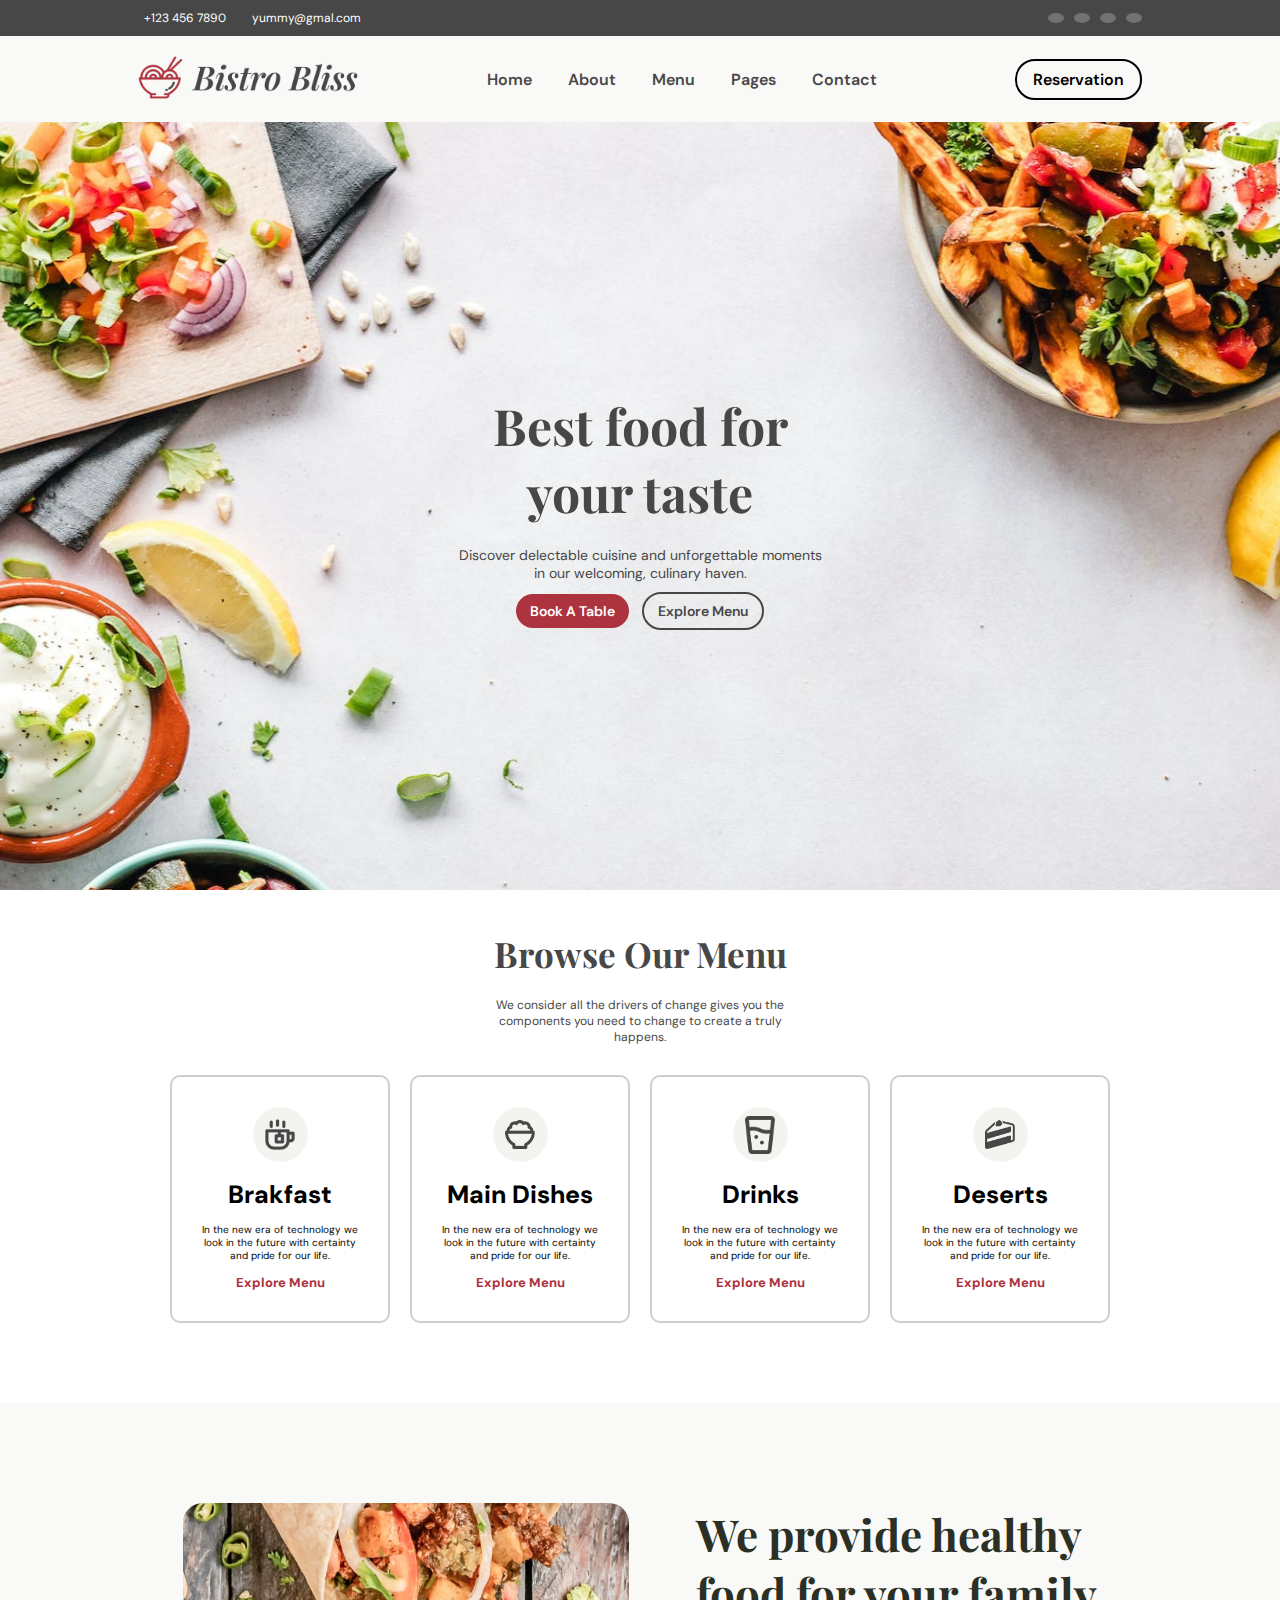
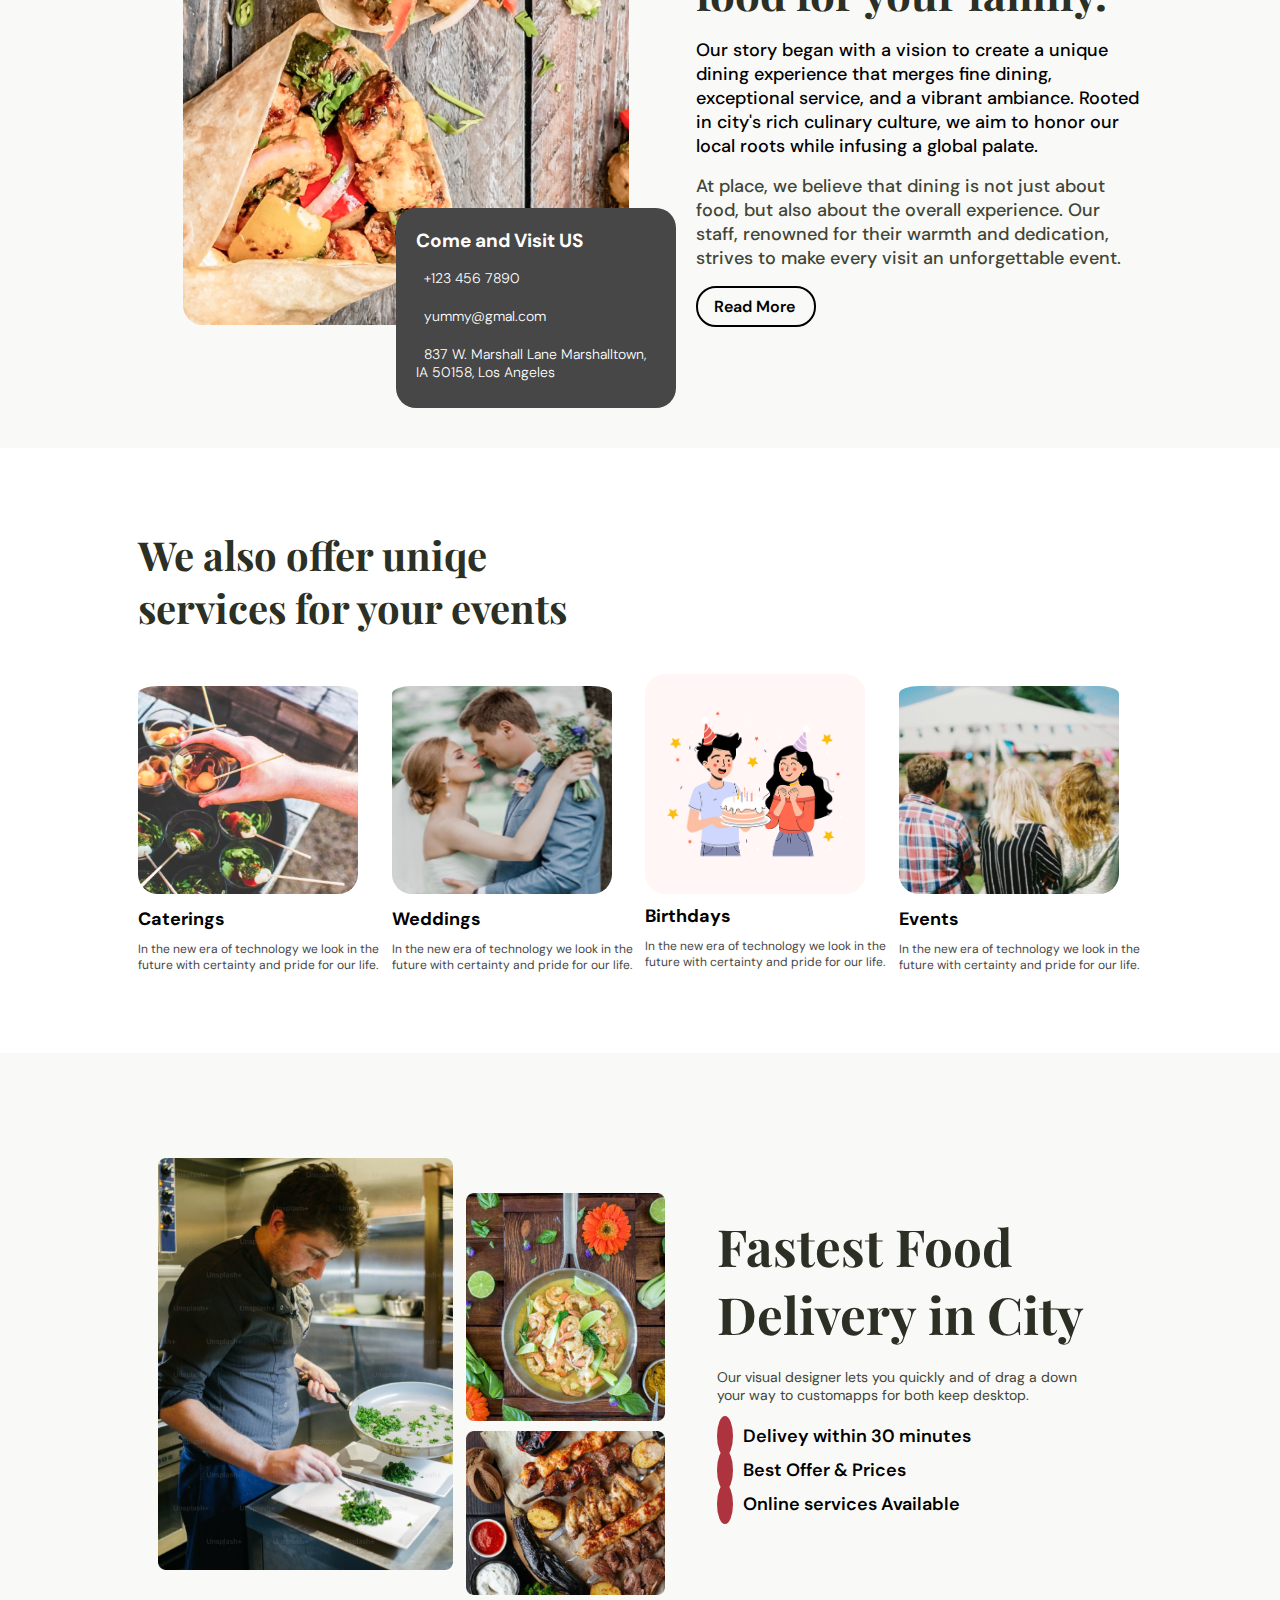
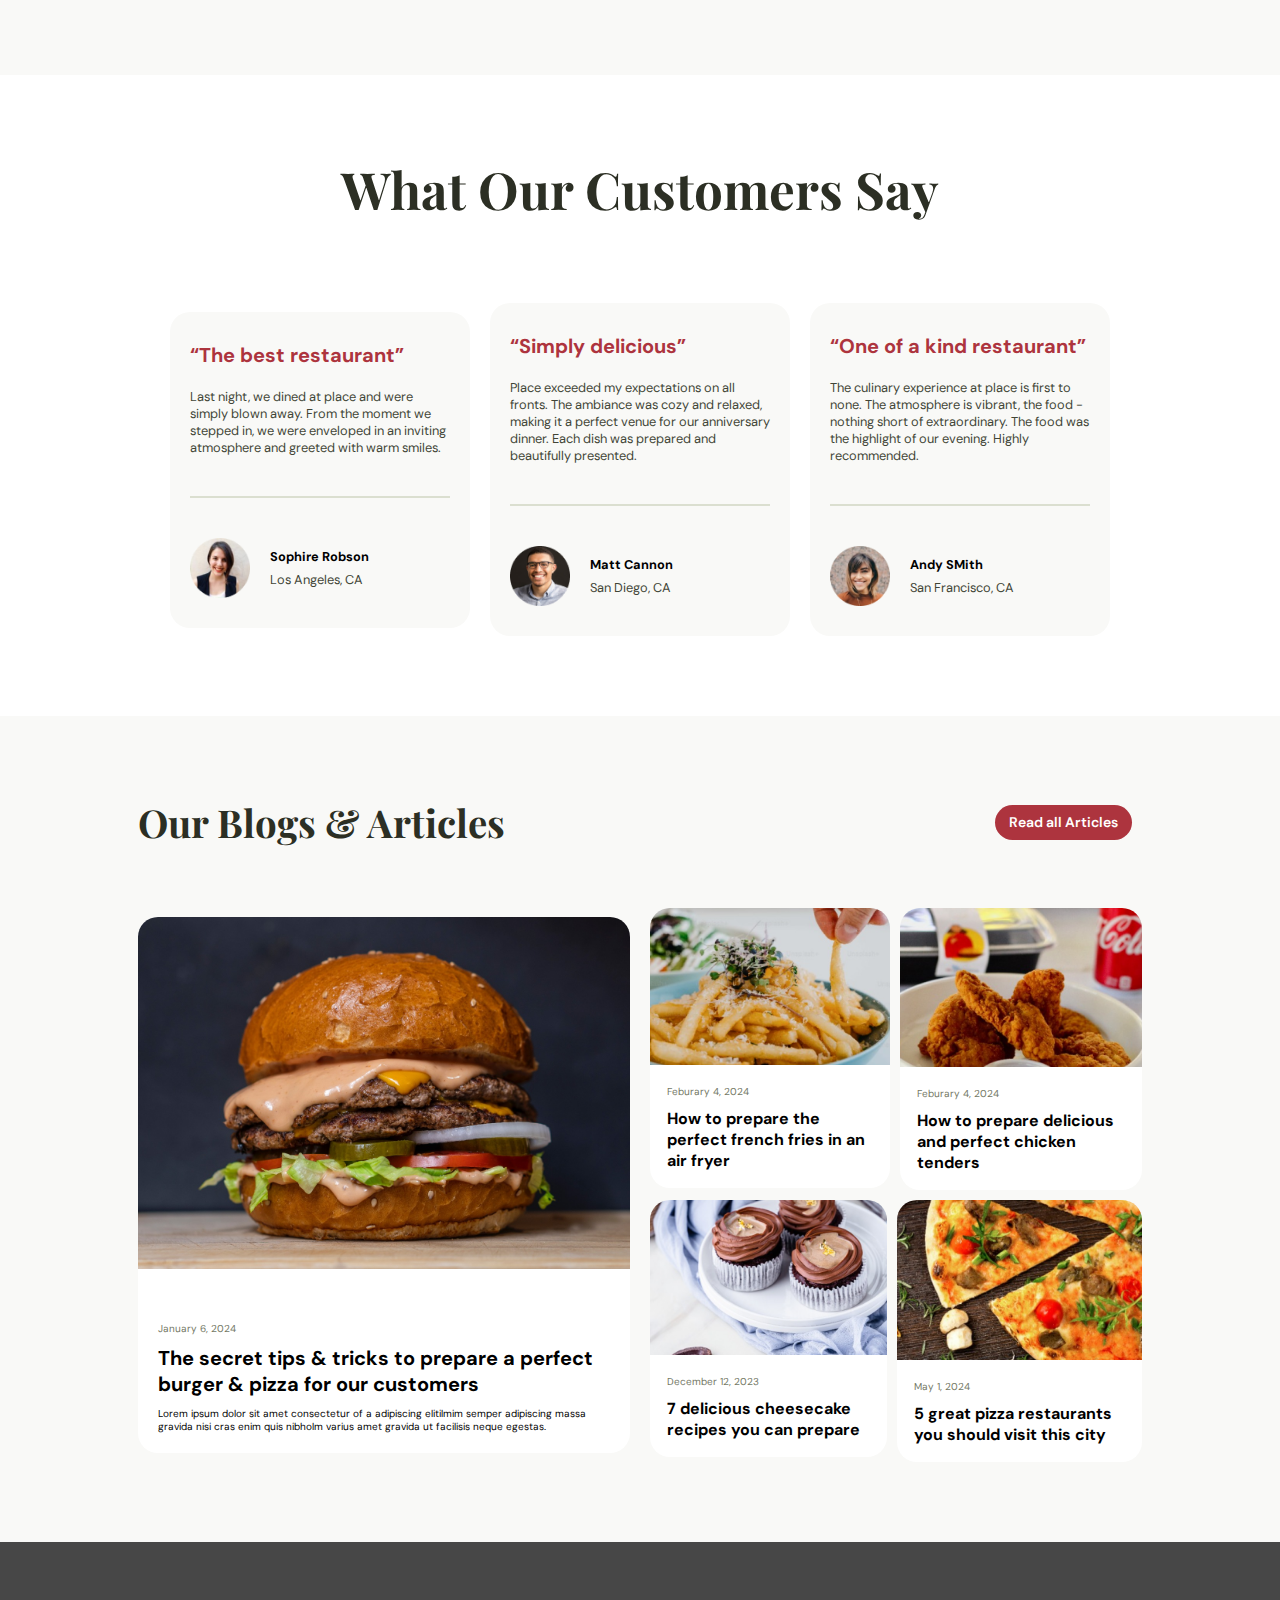
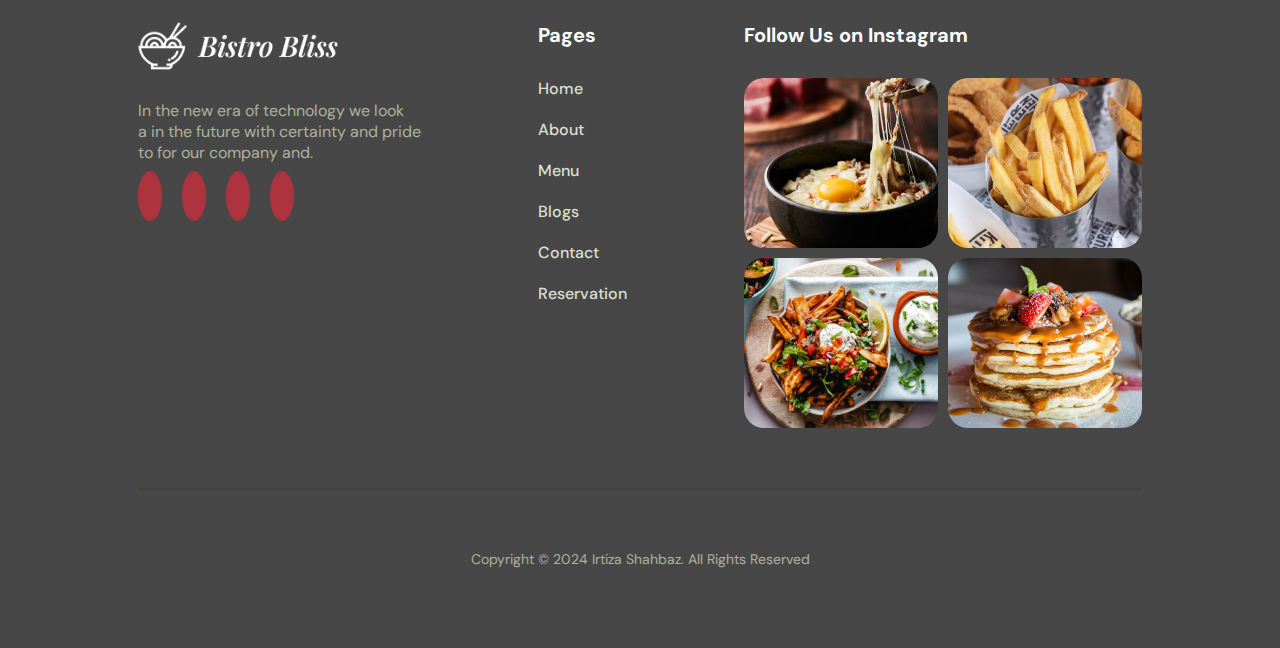
<file: index.html>
<!DOCTYPE html>
<html lang="en">

<head>
    <meta charset="UTF-8">
    <meta name="viewport" content="width=device-width, initial-scale=1.0">
    <link rel="stylesheet" href="https://cdnjs.cloudflare.com/ajax/libs/font-awesome/6.5.2/css/all.min.css"
        integrity="sha512-SnH5WK+bZxgPHs44uWIX+LLJAJ9/2PkPKZ5QiAj6Ta86w+fsb2TkcmfRyVX3pBnMFcV7oQPJkl9QevSCWr3W6A=="
        crossorigin="anonymous" referrerpolicy="no-referrer" />
    <link rel="stylesheet" href="style.css">
    <link rel="shortcut icon" href="img/favicon.ico" type="image/x-icon">
    <title>Bistro Bliss</title>
</head>

<body>
    <header>
        <div class="top-bar">
            <div class="container">
                <div class="bar">
                    <div class="bar-left">
                        <ul>
                            <li><a href="tel:#"><i class="fas fa-phone-alt"></i> +123 456 7890</a></li>
                            <li><a href="mailto:#"><i class="fas fa-envelope"></i>yummy@gmal.com</a></li>
                    </div>
                    <div class="bar-right">
                        <ul>
                            <li><i class="fa-brands fa-x-twitter"></i></li>
                            <li><i class="fa-brands fa-facebook-f"></i></li>
                            <li><i class="fa-brands fa-instagram"></i></li>
                            <li><i class="fa-brands fa-github"></i></li>
                        </ul>
                    </div>
                </div>
            </div>
        </div>

        <nav>
            <div class="container">
                <div id="desktop-menu" class="navbar">
                    <div class="logo">
                        <a href="index.html"><img src="img/Logo.png" alt="Logo"></a>
                    </div>

                    <div class="nav-center">
                        <ul>
                            <li><a id="home-btn" href="index.html">Home</a></li>
                            <li><a id="about-btn" href="about.html">About</a></li>
                            <li><a id="menu-btn" href="menu.html">Menu</a></li>
                            <li><a id="pages-btn" href="pages.html">Pages</a></li>
                            <li><a id="contact-btn" href="contact.html">Contact</a></li>
                        </ul>
                    </div>

                    <div class="nav-right">
                        <a href="reservation.html" class="btn">Reservation</a>
                    </div>
                </div>

            </div>

            <div id="mob-menu" class="mob-nav">
                <div class="container">
                    <div class="mob-nav-content">

                        <i onclick="toggleMenu()" id="bars" class="fa-solid fa-bars"></i>

                        <div id="mob-logo" class="logo">
                            <a href="index.html"><img src="img/Logo.png" alt="Logo"></a>
                        </div>

                        <div class="mob-nav-menu">
                            <i onclick="toggleMenu()" id="close-bar" class="fa-solid fa-xmark"></i>
                            <div class="nav-center">
                                <ul>
                                    <li><a id="home-btn" href="/index.html">Home</a></li>
                                    <li><a id="about-btn" href="/about.html">About</a></li>
                                    <li><a id="menu-btn" href="/menu.html">Menu</a></li>
                                    <li><a id="pages-btn" href="/pages.html">Pages</a></li>
                                    <li><a id="contact-btn" href="/contact.html">Contact</a></li>
                                </ul>
                            </div>

                            <div class="nav-right">
                                <a href="reservation.html" class="btn">Reservation</a>
                            </div>

                        </div>
                    </div>
                </div>
            </div>
        </nav>
    </header>

    <main>

        <section id="hero-sec">
            <div class="container">
                <div class="hero-content">
                    <span></span>
                    <h1>Best food for <br> your taste</h1>
                    <p>Discover delectable cuisine and unforgettable moments <br> in our welcoming, culinary haven.</p>
                    <div class="hero-btn">
                        <a href="reservation.html">Book A Table</a>
                        <a href="menu.html">Explore Menu</a>
                    </div>
                </div>
            </div>
        </section>

        <section id="menu">
            <div class="container">
                <div class="menu">
                    <div class="menu-content">
                        <h2>Browse Our Menu</h2>
                        <p>We consider all the drivers of change gives you the components you need to change to create a
                            truly happens.</p>
                    </div>
                    <div class="menu-card">
                        <div class="card-container">
                            <div class="card">
                                <div class="card-img">
                                    <img src="img/tea.png" alt="TEA CUP PNG">
                                </div>
                                <div class="card-content">
                                    <h3>Brakfast</h3>
                                    <p>In the new era of technology we look in the future with certainty and pride for
                                        our
                                        life.</p>
                                    <a id="card-links" href="menu.html">Explore Menu</a>
                                </div>
                            </div>
                            <div class="card">
                                <div class="card-img">
                                    <img src="img/dish.png" alt="TEA CUP PNG">
                                </div>
                                <div class="card-content">
                                    <h3>Main Dishes</h3>
                                    <p>In the new era of technology we look in the future with certainty and pride for
                                        our
                                        life.
                                    </p>
                                    <a id="card-links" href="menu.html">Explore Menu</a>
                                </div>
                            </div>
                        </div>
                        <div class="card-container">
                            <div class="card">
                                <div class="card-img">
                                    <img src="img/drink.png" alt="Glass PNG">
                                </div>
                                <div class="card-content">
                                    <h3>Drinks</h3>
                                    <p>In the new era of technology we look in the future with certainty and pride for
                                        our
                                        life.
                                    </p>
                                    <a id="card-links" href="menu.html">Explore Menu</a>
                                </div>
                            </div>
                            <div class="card">
                                <div class="card-img">
                                    <img src="img/deserts.png" alt="Cake PNG">
                                </div>
                                <div class="card-content">
                                    <h3>Deserts</h3>
                                    <p>In the new era of technology we look in the future with certainty and pride for
                                        our
                                        life.
                                    </p>
                                    <a id="card-links" href="menu.html">Explore Menu</a>
                                </div>
                            </div>
                        </div>
                    </div>
                </div>
        </section>

        <section id="about-sec">
            <div class="container">
                <div class="about">
                    <div class="abt-img">
                        <img src="img/land-about-img.png" alt="about">
                        <div class="abt-loct">
                            <h3>Come and Visit US</h3>
                            <div class="abt-links">
                                <ul>
                                    <li><a href="tel:#"><i class="fas fa-phone-alt"></i> +123 456 7890</a></li>
                                    <li><a href="mailto:#"><i class="fas fa-envelope"></i>yummy@gmal.com</a></li>
                                    <li><a href="#"><i class="fa-solid fa-location-dot"></i>837 W. Marshall Lane
                                            Marshalltown, IA 50158, Los Angeles</a></li>
                            </div>
                        </div>
                    </div>
                    <div class="abt-content">
                        <h2>We provide healthy food for your family.</h2>
                        <p>Our story began with a vision to create a unique dining experience that merges fine dining,
                            exceptional service, and a vibrant ambiance. Rooted in city's rich culinary culture, we aim
                            to
                            honor our local roots while infusing a global palate.</p>
                        <span>
                            <p>
                                At place, we believe that dining is not just about food, but also about the overall
                                experience. Our staff, renowned for their warmth and dedication, strives to make every
                                visit an unforgettable event.
                            </p>
                        </span>
                        <a id="abt-btn" href="about.html">Read More</a>
                    </div>
                </div>
            </div>
        </section>

        <section id="services">
            <div class="container">
                <div class="service">
                    <div class="ser-content">
                        <h2>We also offer uniqe<br>services for your events</h2>
                    </div>
                    <div class="service-card">
                        <div class="ser-card-container">
                            <div class="mob-ser-card">
                                <div class="ser-card">
                                    <div class="ser-card-img">
                                        <img src="img/kebab-set-table 1.png" alt="TEA CUP PNG">
                                    </div>
                                    <div class="ser-card-content">
                                        <h3>Caterings</h3>
                                        <p>In the new era of technology we look in the future with certainty and pride
                                            for
                                            our
                                            life.</p>
                                    </div>
                                </div>
                                <div class="ser-card">
                                    <div class="ser-card-img">
                                        <img src="img/weddings-service.png" alt="TEA CUP PNG">
                                    </div>
                                    <div class="ser-card-content">
                                        <h3>Weddings</h3>
                                        <p>In the new era of technology we look in the future with certainty and pride
                                            for
                                            our
                                            life.</p>
                                    </div>
                                </div>
                            </div>
                            <div class="mob-ser-card">
                                <div class="ser-card">
                                    <div id="birthday-img" class="ser-card-img">

                                    </div>
                                    <div class="ser-card-content">
                                        <h3>Birthdays</h3>
                                        <p>In the new era of technology we look in the future with certainty and pride
                                            for
                                            our
                                            life.</p>
                                    </div>
                                </div>
                                <div class="ser-card">
                                    <div class="ser-card-img">
                                        <img src="img/events-service.png" alt="TEA CUP PNG">
                                    </div>
                                    <div class="ser-card-content">
                                        <h3>Events</h3>
                                        <p>In the new era of technology we look in the future with certainty and pride
                                            for
                                            our
                                            life.</p>
                                    </div>
                                </div>
                            </div>
                        </div>
                    </div>
                </div>
            </div>
        </section>

        <section id="delivery">
            <div class="container">
                <div class="delivery">
                    <div class="delivery-img">
                        <div id="img-1">
                            <img src="img/content-1.png">
                        </div>
                        <div class="child-del-img">
                            <img id="img-2" src="img/content-2.png">
                            <img id="img-3" src="img/content-3.png">
                        </div>
                    </div>
                    <div class="delivery-content">
                        <h2>Fastest Food Delivery in City</h2>
                        <p>Our visual designer lets you quickly and of drag a down your way to customapps for both keep
                            desktop. </p>
                        <ul>
                            <li><i class="fa-regular fa-clock"></i><span>Delivey within 30 minutes</span></li>
                            <li><i class="fa-regular fa-face-surprise"></i><span>Best Offer & Prices</span></li>
                            <li><i class="fa-solid fa-cart-shopping"></i><span>Online services Available</span></li>
                        </ul>
                    </div>
                </div>
            </div>
        </section>

        <section id="testimonials">

            <div class="container">

                <div class="testimonials">

                    <div class="testi-title">
                        <h2>What Our Customers Say</h2>
                    </div>

                    <div class="testi-cards">

                        <div class="testi-card-container">

                            <div class="test-cards">

                                <div class="testi-card-rew">
                                    <h3>“The best restaurant”</h3>
                                    <p>Last night, we dined at place and were simply blown away. From the moment we
                                        stepped in, we were enveloped in an inviting atmosphere and greeted with warm
                                        smiles.</p>
                                </div>

                                <div class="testi-card-user">
                                    <img src="img/sophire.png" alt="user">
                                    <div class="testi-card-user-content">
                                        <h3>Sophire Robson</h3>
                                        <p>Los Angeles, CA</p>
                                    </div>
                                </div>

                            </div>


                            <div class="test-cards">

                                <div class="testi-card-rew">
                                    <h3>“Simply delicious”</h3>
                                    <p>Place exceeded my expectations on all fronts. The ambiance was cozy and relaxed,
                                        making it a perfect venue for our anniversary dinner. Each dish was prepared and
                                        beautifully presented.</p>
                                </div>

                                <div class="testi-card-user">
                                    <img src="img/matt.png" alt="user">
                                    <div class="testi-card-user-content">
                                        <h3>Matt Cannon</h3>
                                        <p>San Diego, CA</p>
                                    </div>
                                </div>

                            </div>


                            <div class="test-cards">

                                <div class="testi-card-rew">
                                    <h3>“One of a kind restaurant”</h3>
                                    <p>The culinary experience at place is first to none. The atmosphere is vibrant, the
                                        food - nothing short of extraordinary. The food was the highlight of our
                                        evening. Highly recommended.</p>
                                </div>

                                <div class="testi-card-user">
                                    <img src="img/Andy.png" alt="user">
                                    <div class="testi-card-user-content">
                                        <h3>Andy SMith</h3>
                                        <p>San Francisco, CA</p>
                                    </div>
                                </div>

                            </div>

                        </div>

                    </div>

                </div>

            </div>
        </section>

        <section id="blogs">
            <div class="container">
                <div class="blogs">
                    <div class="blog-content">
                        <h2>Our Blogs & Articles</h2>
                        <a href="pages.html">Read all Articles</a>
                    </div>
                    <div class="blog-pages">
                        <div class="blog-page-container">
                            <a href="pages/blog-1.html">
                                <div class="blog-card-1">
                                    <img src="img/blog-sect-1.png" alt="burger PNG">
                                    <div class="col">
                                        <span>January 6, 2024</span>
                                        <h3>The secret tips & tricks to prepare a perfect burger & pizza for our
                                            customers
                                        </h3>
                                        <p>Lorem ipsum dolor sit amet consectetur of a adipiscing elitilmim semper
                                            adipiscing massa
                                            gravida nisi cras enim quis nibholm varius amet gravida ut facilisis neque
                                            egestas.</p>
                                    </div>
                                </div>
                            </a>
                        </div>
                        <div class="blog-pages-container">
                            <div class="row">
                                <a href="pages/blog-1.html">
                                    <div class="blog-card">
                                        <img src="img/blog-sect-2.png" alt="fries PNG">
                                        <div class="col">
                                            <span>Feburary 4, 2024</span>
                                            <h3>How to prepare the perfect french fries in an air fryer</h3>
                                        </div>
                                    </div>
                                </a>
                                <a href="pages/blog-1.html">
                                    <div class="blog-card">
                                        <img src="img/blog-sect-3.png" alt="Chiks PNG">
                                        <div class="col">
                                            <span>Feburary 4, 2024</span>
                                            <h3>How to prepare delicious and perfect chicken tenders</h3>
                                        </div>
                                    </div>
                                </a>
                            </div>
                            <div class="row">
                                <a href="pages/blog-1.html">
                                    <div class="blog-card">
                                        <img src="img/blog-sect-4.png" alt="Chiks PNG">
                                        <div class="col">
                                            <span>December 12, 2023</span>
                                            <h3>7 delicious cheesecake recipes you can prepare</h3>
                                        </div>
                                    </div>
                                </a>
                                <a href="pages/blog-1.html">
                                    <div class="blog-card">
                                        <img src="img/blog-sect-5.png" alt="Chiks PNG">
                                        <div class="col">
                                            <span>May 1, 2024</span>
                                            <h3>5 great pizza restaurants you should visit this city</h3>
                                        </div>
                                    </div>
                                </a>
                            </div>
                        </div>
                    </div>
                </div>
            </div>
        </section>

    </main>

    <footer>
        <div class="container">
            <div class="footer">
                <div class="top row">

                    <div class="col-1 col">
                        <img src="img/Logo (white).png" alt="">
                        <p>In the new era of technology we look<br>a in the future with certainty and pride <br> to for our
                            company and.</p>
                        <div class="col-1-icons">
                            <ul class="row">
                                <li><i class="fa-brands fa-x-twitter"></i></li>
                                <li><i class="fa-brands fa-facebook-f"></i></li>
                                <li><i class="fa-brands fa-instagram"></i></li>
                                <li><i class="fa-brands fa-github"></i></li>
                            </ul>
                        </div>
                    </div>

                    <div class="col-2 col">
                        <h3>Pages</h3>
                        <ul>
                            <li><a href="index.html">Home</a></li>
                            <li><a href="about.html">About</a></li>
                            <li><a href="menu.html">Menu</a></li>
                            <li><a href="pages.html">Blogs</a></li>
                            <li><a href="contact.html">Contact</a></li>
                            <li><a href="reservation.html">Reservation</a></li>
                        </ul>
                    </div>

                    <div class="col-3 col">
                        <h3>Follow Us on Instagram</h3>
                        <div class="col-3-insta">
                            <div class="row">
                                <img src="img/footer-insta1.png" alt="">
                                <img src="img/footer-insta2.png" alt="">
                            </div>
                            <div class="row">
                                <img src="img/footer-insta3.png" alt="">
                                <img src="img/footer-insta4.png" alt="">
                            </div>
                        </div>
                    </div>
                </div>
                <span id="line"></span>
                <div class="bottom-row">
                    <p>Copyright © 2024 Irtiza Shahbaz. All Rights Reserved</p>
                </div>
            </div>
    </footer>




    <script src="script.js"></script>
</body>

</html>
</file>
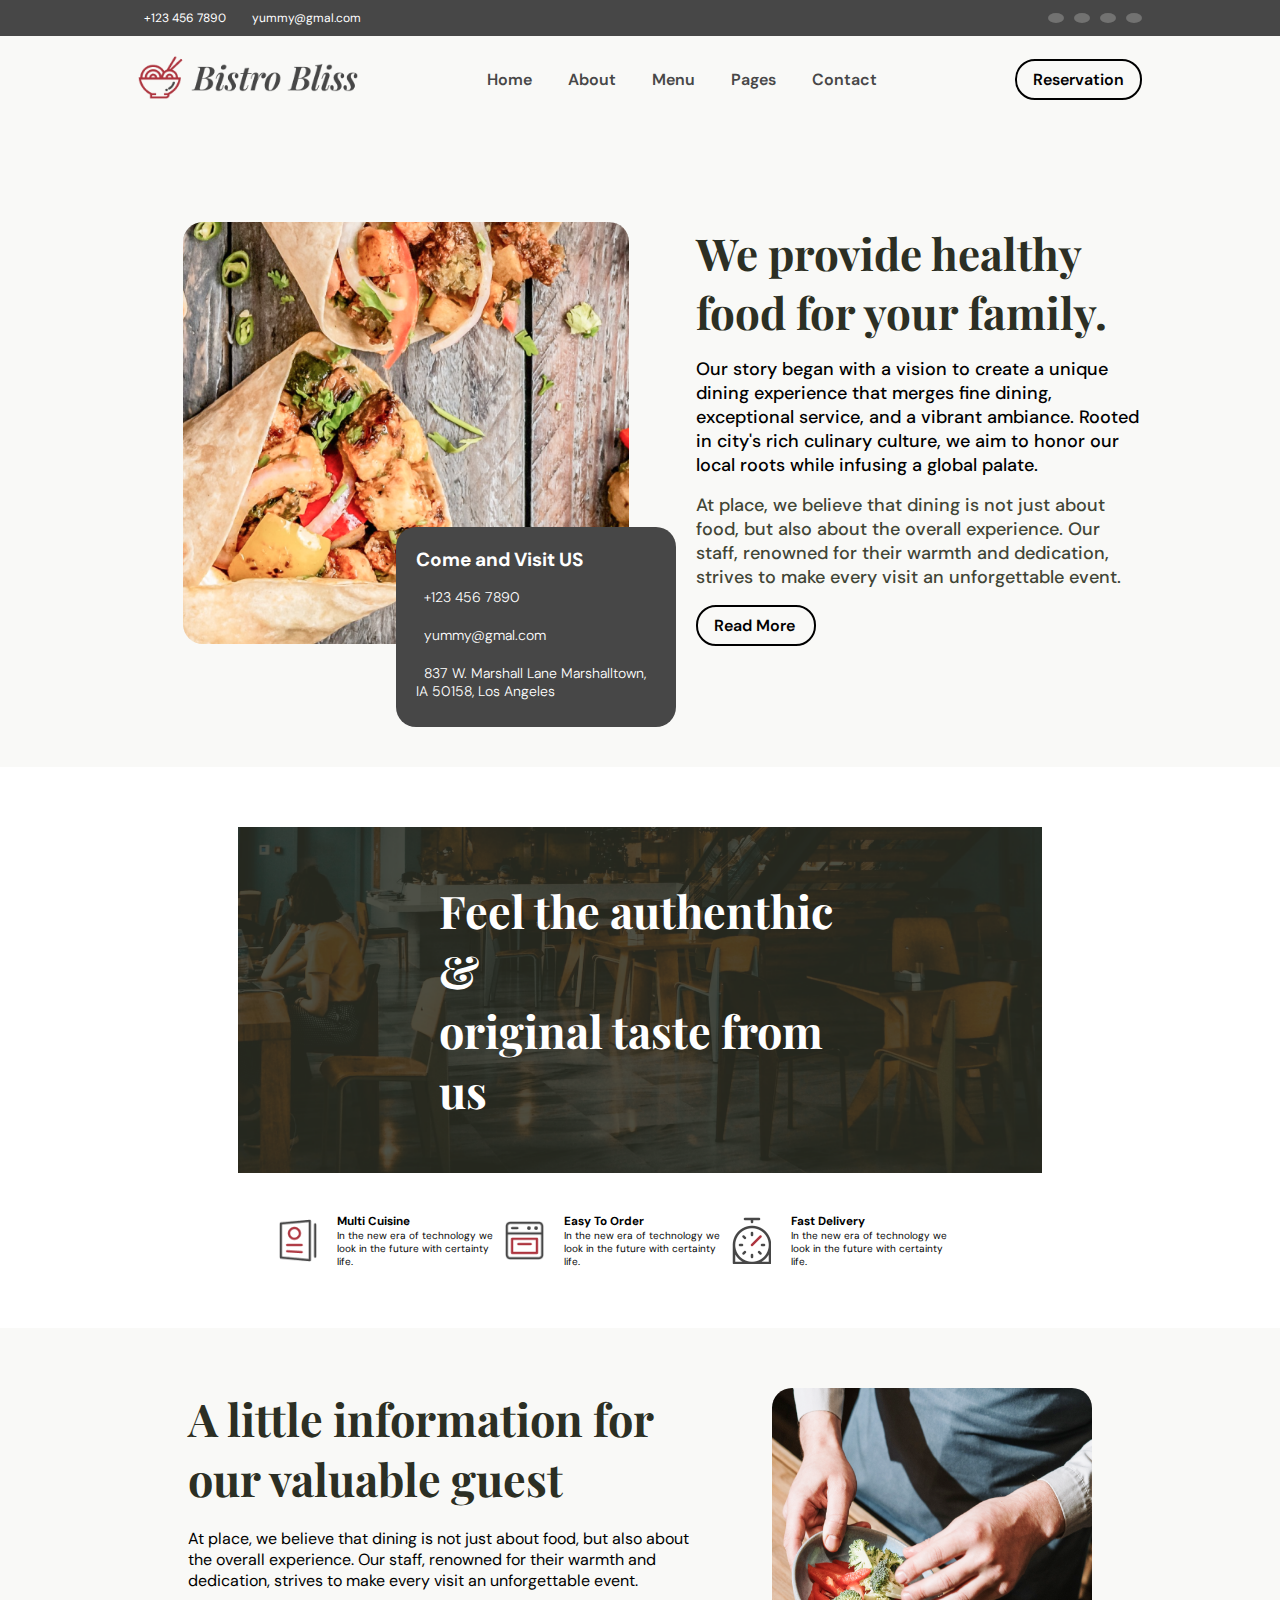
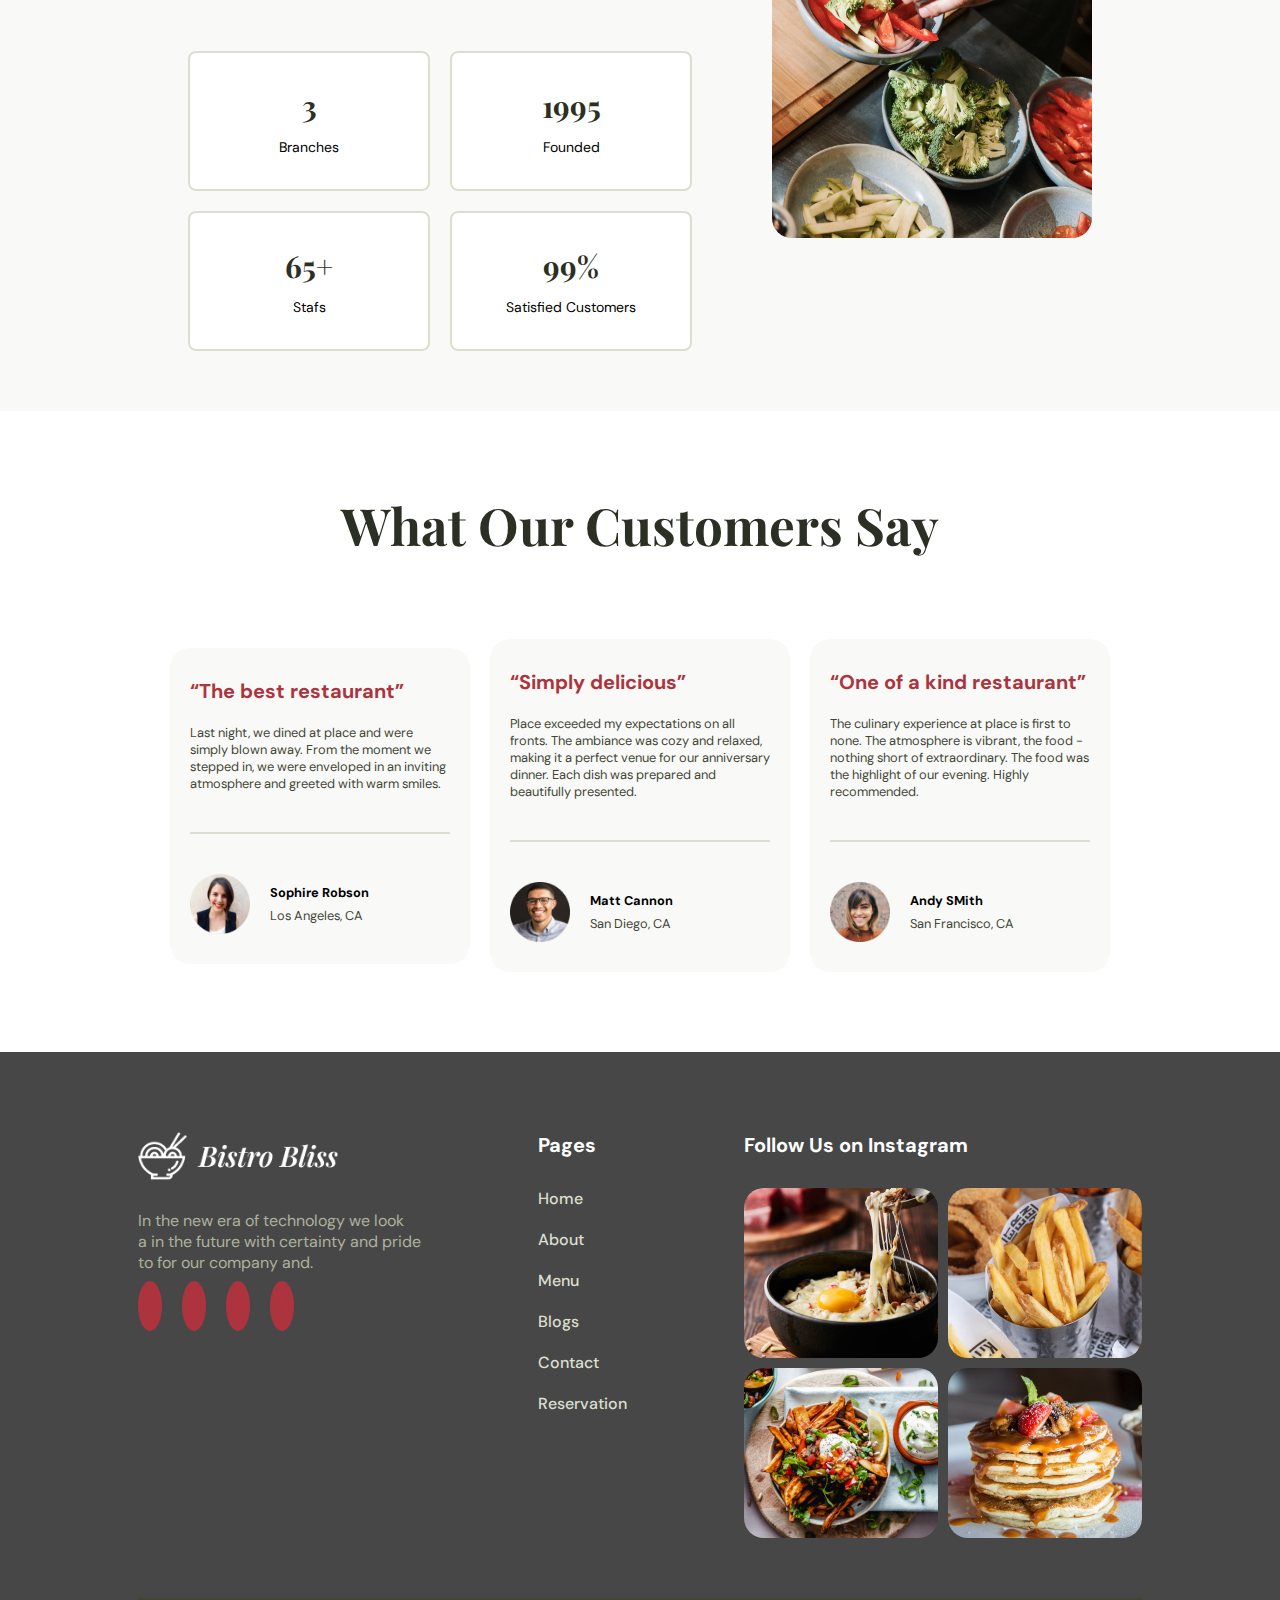
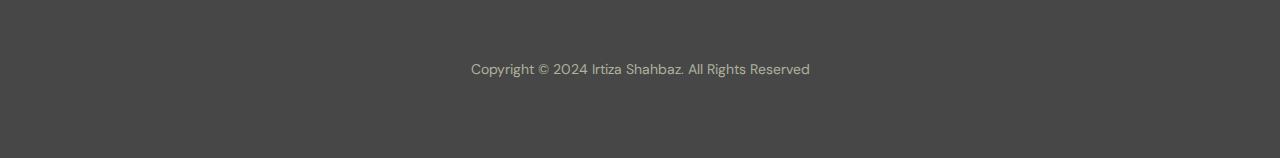
<file: about.html>
<!DOCTYPE html>
<html lang="en">

<head>
    <meta charset="UTF-8">
    <meta name="viewport" content="width=device-width, initial-scale=1.0">
    <link rel="stylesheet" href="https://cdnjs.cloudflare.com/ajax/libs/font-awesome/6.5.2/css/all.min.css"
        integrity="sha512-SnH5WK+bZxgPHs44uWIX+LLJAJ9/2PkPKZ5QiAj6Ta86w+fsb2TkcmfRyVX3pBnMFcV7oQPJkl9QevSCWr3W6A=="
        crossorigin="anonymous" referrerpolicy="no-referrer" />
    <link rel="stylesheet" href="style.css">
    <link rel="shortcut icon" href="img/favicon.ico" type="image/x-icon">
    <title>Bistro Bliss | About</title>
</head>

<body>
    <header>
        <div class="top-bar">
            <div class="container">
                <div class="bar">
                    <div class="bar-left">
                        <ul>
                            <li><a href="tel:#"><i class="fas fa-phone-alt"></i> +123 456 7890</a></li>
                            <li><a href="mailto:#"><i class="fas fa-envelope"></i>yummy@gmal.com</a></li>
                    </div>
                    <div class="bar-right">
                        <ul>
                            <li><i class="fa-brands fa-x-twitter"></i></li>
                            <li><i class="fa-brands fa-facebook-f"></i></li>
                            <li><i class="fa-brands fa-instagram"></i></li>
                            <li><i class="fa-brands fa-github"></i></li>
                        </ul>
                    </div>
                </div>
            </div>
        </div>

        <nav>
            <div class="container">
                <div id="desktop-menu" class="navbar">
                    <div class="logo">
                        <a href="index.html"><img src="img/Logo.png" alt="Logo"></a>
                    </div>

                    <div class="nav-center">
                        <ul>
                            <li><a id="home-btn" href="index.html">Home</a></li>
                            <li><a id="about-btn" href="about.html">About</a></li>
                            <li><a id="menu-btn" href="menu.html">Menu</a></li>
                            <li><a id="pages-btn" href="pages.html">Pages</a></li>
                            <li><a id="contact-btn" href="contact.html">Contact</a></li>
                        </ul>
                    </div>

                    <div class="nav-right">
                        <a href="reservation.html" class="btn">Reservation</a>
                    </div>
                </div>

            </div>

            <div id="mob-menu" class="mob-nav">
                <div class="container">
                    <div class="mob-nav-content">

                        <i onclick="toggleMenu()" id="bars" class="fa-solid fa-bars"></i>

                        <div id="mob-logo" class="logo">
                            <a href="index.html"><img src="img/Logo.png" alt="Logo"></a>
                        </div>

                        <div class="mob-nav-menu">
                            <i onclick="toggleMenu()" id="close-bar" class="fa-solid fa-xmark"></i>
                            <div class="nav-center">
                                <ul>
                                    <li><a id="home-btn" href="/index.html">Home</a></li>
                                    <li><a id="about-btn" href="/about.html">About</a></li>
                                    <li><a id="menu-btn" href="/menu.html">Menu</a></li>
                                    <li><a id="pages-btn" href="/pages.html">Pages</a></li>
                                    <li><a id="contact-btn" href="/contact.html">Contact</a></li>
                                </ul>
                            </div>

                            <div class="nav-right">
                                <a href="reservation.html" class="btn">Reservation</a>
                            </div>

                        </div>
                    </div>
                </div>
            </div>
        </nav>
    </header>

    <main>
        <section id="about-sec">
            <div class="container">
                <div class="about">
                    <div class="abt-img">
                        <img src="img/land-about-img.png" alt="about">
                        <div class="abt-loct">
                            <h3>Come and Visit US</h3>
                            <div class="abt-links">
                                <ul>
                                    <li><a href="tel:#"><i class="fas fa-phone-alt"></i> +123 456 7890</a></li>
                                    <li><a href="mailto:#"><i class="fas fa-envelope"></i>yummy@gmal.com</a></li>
                                    <li><a href="#"><i class="fa-solid fa-location-dot"></i>837 W. Marshall Lane
                                            Marshalltown, IA 50158, Los Angeles</a></li>
                            </div>
                        </div>
                    </div>
                    <div class="abt-content">
                        <h2>We provide healthy food for your family.</h2>
                        <p>Our story began with a vision to create a unique dining experience that merges fine dining,
                            exceptional service, and a vibrant ambiance. Rooted in city's rich culinary culture, we aim
                            to
                            honor our local roots while infusing a global palate.</p>
                        <span>
                            <p>
                                At place, we believe that dining is not just about food, but also about the overall
                                experience. Our staff, renowned for their warmth and dedication, strives to make every
                                visit an unforgettable event.
                            </p>
                        </span>
                        <a id="abt-btn" href="about.html">Read More</a>
                    </div>
                </div>
            </div>
        </section>

        <section id="abt-sect-1">
            <div class="container">
                <div class="abt-sect-1">
                    <div class="abt-sect-1-content">
                        <img src="img/about-1.png" alt="">
                        <h2>Feel the authenthic &<br>original taste from us</h2>
                    </div>
                    <div class="abt-sect-1-cards">
                        <div class="abt-feature-card">
                            <img src="img/abt-feature-1.png" alt="">
                            <div class="abt-feature-card-content">
                                <h3>Multi Cuisine</h3>
                                <p>In the new era of technology we look in the future with certainty life.</p>
                            </div>
                        </div>
                        <div class="abt-feature-card">
                            <img src="img/abt-feature-2.png" alt="">
                            <div class="abt-feature-card-content">
                                <h3>Easy To Order</h3>
                                <p>In the new era of technology we look in the future with certainty life.</p>
                            </div>
                        </div>
                        <div class="abt-feature-card">
                            <img src="img/abt-feature-3.png" alt="">
                            <div class="abt-feature-card-content">
                                <h3>Fast Delivery</h3>
                                <p>In the new era of technology we look in the future with certainty life.</p>
                            </div>
                        </div>
                    </div>
                </div>
            </div>
        </section>

        <section id="abt-sect-2">
            <div class="container">
                <div class="center">
                    <div class="abt-sect-2">
                        <div class="left">
                            <div class="left-content">
                                <h2>A little information for our valuable guest</h2>
                                <p>At place, we believe that dining is not just about food, but also about the overall experience. Our staff, renowned for their warmth and dedication, strives to make every visit an unforgettable event.</p>
                            </div>
                            <div class="left-cards">
                                <div class="row">
                                    <div class="abt-left-card">
                                        <h2>3</h2>
                                        <span>Branches</span>
                                    </div>
                                    <div class="abt-left-card">
                                        <h2>1995</h2>
                                        <span>Founded</span>
                                    </div>
                                </div>
                                <div class="row">
                                    <div class="abt-left-card">
                                        <h2>65+</h2>
                                        <span>Stafs</span>
                                    </div>
                                    <div class="abt-left-card">
                                        <h2>99%</h2>
                                        <span>Satisfied Customers</span>
                                    </div>
                                </div>
                            </div>
                        </div>
                        
                        <div class="right">
                            <img src="img/abt-content-2.png" alt="">
                        </div>
                    </div>
                </div>
            </div>
        </section>

        <section id="testimonials">

            <div class="container">

                <div class="testimonials">

                    <div class="testi-title">
                        <h2>What Our Customers Say</h2>
                    </div>

                    <div class="testi-cards">

                        <div class="testi-card-container">

                            <div class="test-cards">

                                <div class="testi-card-rew">
                                    <h3>“The best restaurant”</h3>
                                    <p>Last night, we dined at place and were simply blown away. From the moment we
                                        stepped in, we were enveloped in an inviting atmosphere and greeted with warm
                                        smiles.</p>
                                </div>

                                <div class="testi-card-user">
                                    <img src="img/sophire.png" alt="user">
                                    <div class="testi-card-user-content">
                                        <h3>Sophire Robson</h3>
                                        <p>Los Angeles, CA</p>
                                    </div>
                                </div>

                            </div>


                            <div class="test-cards">

                                <div class="testi-card-rew">
                                    <h3>“Simply delicious”</h3>
                                    <p>Place exceeded my expectations on all fronts. The ambiance was cozy and relaxed,
                                        making it a perfect venue for our anniversary dinner. Each dish was prepared and
                                        beautifully presented.</p>
                                </div>

                                <div class="testi-card-user">
                                    <img src="img/matt.png" alt="user">
                                    <div class="testi-card-user-content">
                                        <h3>Matt Cannon</h3>
                                        <p>San Diego, CA</p>
                                    </div>
                                </div>

                            </div>


                            <div class="test-cards">

                                <div class="testi-card-rew">
                                    <h3>“One of a kind restaurant”</h3>
                                    <p>The culinary experience at place is first to none. The atmosphere is vibrant, the
                                        food - nothing short of extraordinary. The food was the highlight of our
                                        evening. Highly recommended.</p>
                                </div>

                                <div class="testi-card-user">
                                    <img src="img/Andy.png" alt="user">
                                    <div class="testi-card-user-content">
                                        <h3>Andy SMith</h3>
                                        <p>San Francisco, CA</p>
                                    </div>
                                </div>

                            </div>

                        </div>

                    </div>

                </div>

            </div>
        </section>
    </main>

    <footer>
        <div class="container">
            <div class="footer">
                <div class="top row">

                    <div class="col-1 col">
                        <img src="img/Logo (white).png" alt="">
                        <p>In the new era of technology we look<br>a in the future with certainty and pride <br> to for
                            our
                            company and.</p>
                        <div class="col-1-icons">
                            <ul class="row">
                                <li><i class="fa-brands fa-x-twitter"></i></li>
                                <li><i class="fa-brands fa-facebook-f"></i></li>
                                <li><i class="fa-brands fa-instagram"></i></li>
                                <li><i class="fa-brands fa-github"></i></li>
                            </ul>
                        </div>
                    </div>

                    <div class="col-2 col">
                        <h3>Pages</h3>
                        <ul>
                            <li><a href="index.html">Home</a></li>
                            <li><a href="about.html">About</a></li>
                            <li><a href="menu.html">Menu</a></li>
                            <li><a href="pages.html">Blogs</a></li>
                            <li><a href="contact.html">Contact</a></li>
                            <li><a href="reservation.html">Reservation</a></li>
                        </ul>
                    </div>

                    <div class="col-3 col">
                        <h3>Follow Us on Instagram</h3>
                        <div class="col-3-insta">
                            <div class="row">
                                <img src="img/footer-insta1.png" alt="">
                                <img src="img/footer-insta2.png" alt="">
                            </div>
                            <div class="row">
                                <img src="img/footer-insta3.png" alt="">
                                <img src="img/footer-insta4.png" alt="">
                            </div>
                        </div>
                    </div>
                </div>
                <span id="line"></span>
                <div class="bottom-row">
                    <p>Copyright © 2024 Irtiza Shahbaz. All Rights Reserved</p>
                </div>
            </div>
    </footer>






    <script src="script.js"></script>
</body>

</html>
</file>
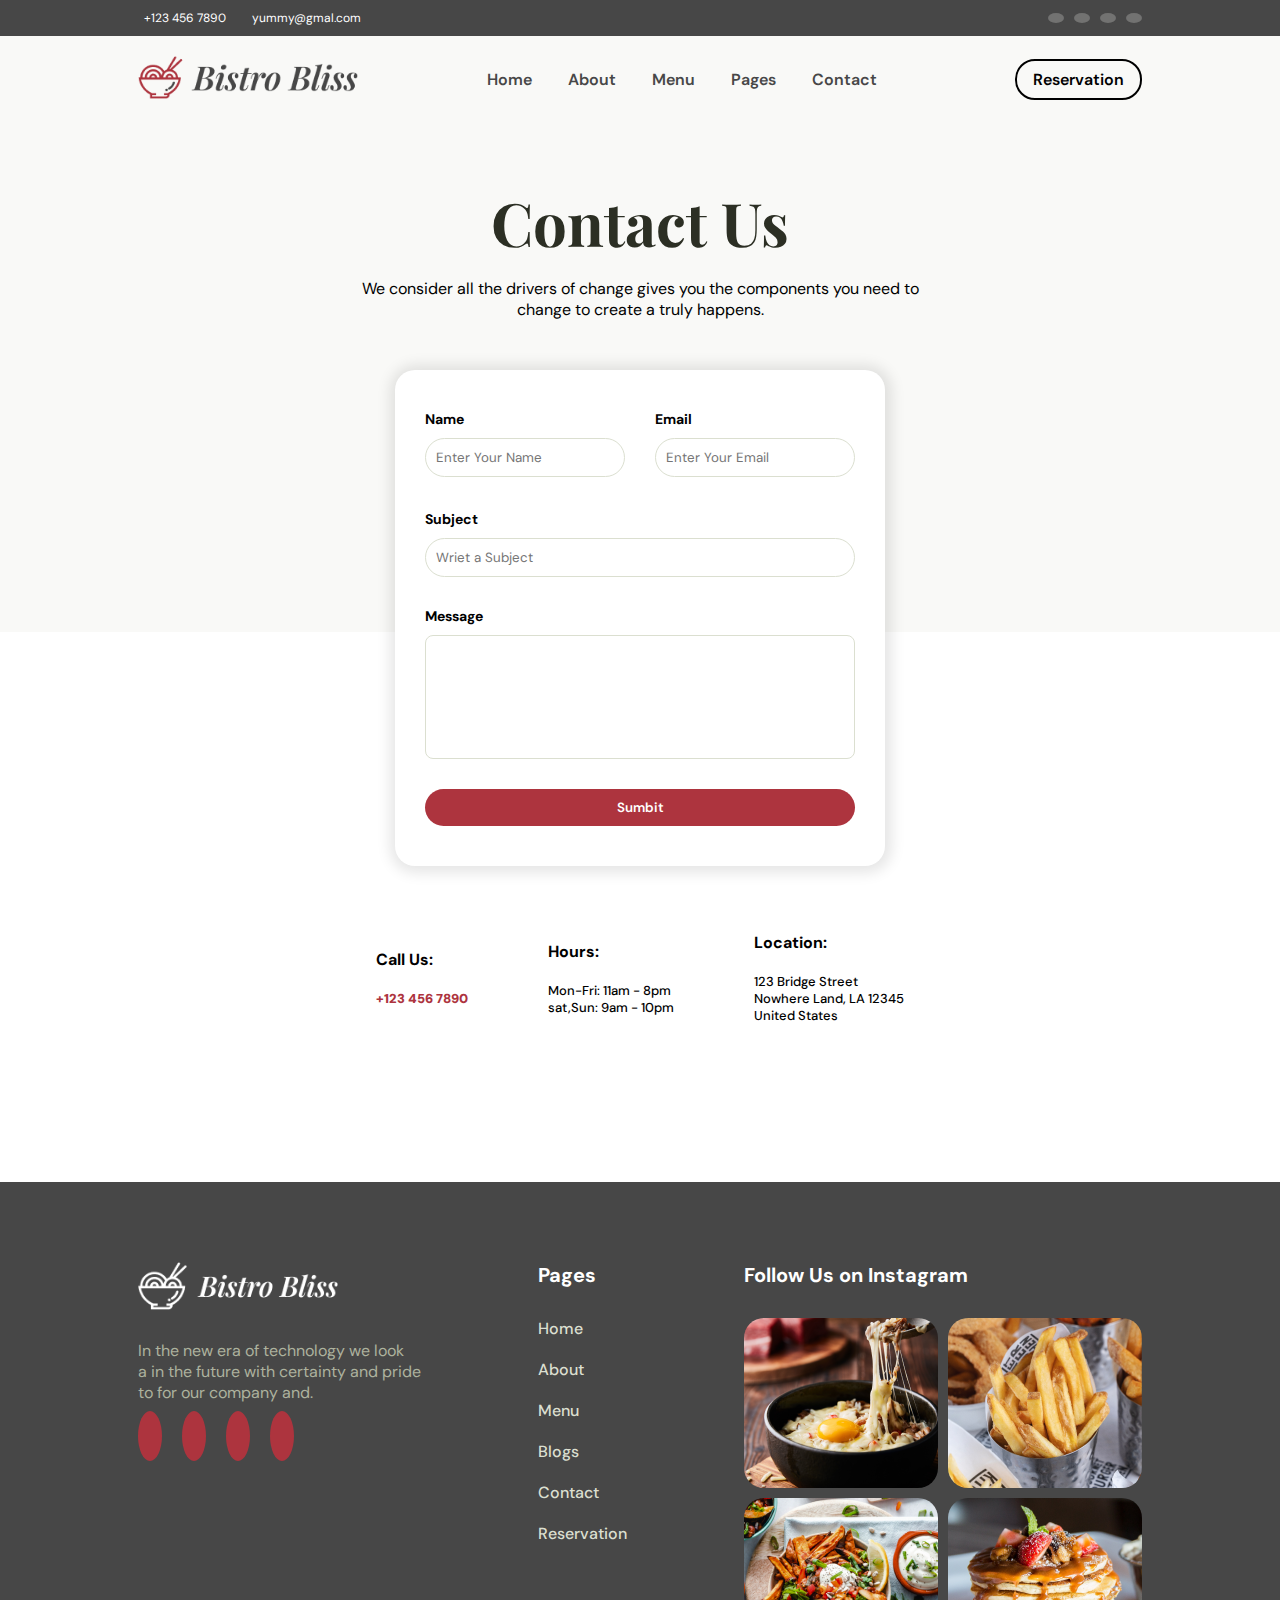
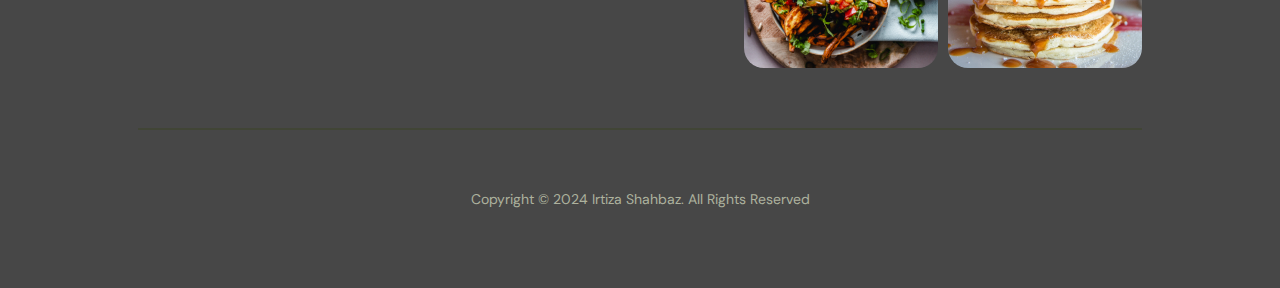
<file: contact.html>
<!DOCTYPE html>
<html lang="en">

<head>
    <meta charset="UTF-8">
    <meta name="viewport" content="width=device-width, initial-scale=1.0">
    <link rel="stylesheet" href="https://cdnjs.cloudflare.com/ajax/libs/font-awesome/6.5.2/css/all.min.css"
        integrity="sha512-SnH5WK+bZxgPHs44uWIX+LLJAJ9/2PkPKZ5QiAj6Ta86w+fsb2TkcmfRyVX3pBnMFcV7oQPJkl9QevSCWr3W6A=="
        crossorigin="anonymous" referrerpolicy="no-referrer" />
    <link rel="stylesheet" href="style.css">
    <link rel="shortcut icon" href="img/favicon.ico" type="image/x-icon">
    <title>Bistro Bliss | Contact</title>
</head>

<body>
    <header>
        <div class="top-bar">
            <div class="container">
                <div class="bar">
                    <div class="bar-left">
                        <ul>
                            <li><a href="tel:#"><i class="fas fa-phone-alt"></i> +123 456 7890</a></li>
                            <li><a href="mailto:#"><i class="fas fa-envelope"></i>yummy@gmal.com</a></li>
                    </div>
                    <div class="bar-right">
                        <ul>
                            <li><i class="fa-brands fa-x-twitter"></i></li>
                            <li><i class="fa-brands fa-facebook-f"></i></li>
                            <li><i class="fa-brands fa-instagram"></i></li>
                            <li><i class="fa-brands fa-github"></i></li>
                        </ul>
                    </div>
                </div>
            </div>
        </div>

        <nav>
            <div class="container">
                <div id="desktop-menu" class="navbar">
                    <div class="logo">
                        <a href="index.html"><img src="img/Logo.png" alt="Logo"></a>
                    </div>

                    <div class="nav-center">
                        <ul>
                            <li><a id="home-btn" href="index.html">Home</a></li>
                            <li><a id="about-btn" href="about.html">About</a></li>
                            <li><a id="menu-btn" href="menu.html">Menu</a></li>
                            <li><a id="pages-btn" href="pages.html">Pages</a></li>
                            <li><a id="contact-btn" href="contact.html">Contact</a></li>
                        </ul>
                    </div>

                    <div class="nav-right">
                        <a href="reservation.html" class="btn">Reservation</a>
                    </div>
                </div>

            </div>

            <div id="mob-menu" class="mob-nav">
                <div class="container">
                    <div class="mob-nav-content">

                        <i onclick="toggleMenu()" id="bars" class="fa-solid fa-bars"></i>

                        <div id="mob-logo" class="logo">
                            <a href="index.html"><img src="img/Logo.png" alt="Logo"></a>
                        </div>

                        <div class="mob-nav-menu">
                            <i onclick="toggleMenu()" id="close-bar" class="fa-solid fa-xmark"></i>
                            <div class="nav-center">
                                <ul>
                                    <li><a id="home-btn" href="/index.html">Home</a></li>
                                    <li><a id="about-btn" href="/about.html">About</a></li>
                                    <li><a id="menu-btn" href="/menu.html">Menu</a></li>
                                    <li><a id="pages-btn" href="/pages.html">Pages</a></li>
                                    <li><a id="contact-btn" href="/contact.html">Contact</a></li>
                                </ul>
                            </div>

                            <div class="nav-right">
                                <a href="reservation.html" class="btn">Reservation</a>
                            </div>

                        </div>
                    </div>
                </div>
            </div>
        </nav>
    </header>

    <main>
        <section id="contact">
            <div class="container">
                <div class="contact">
                    <div class="res-content">
                        <h2>Contact Us</h2>
                        <p>We consider all the drivers of change gives you the components you need to change to create a
                            truly happens.</p>
                    </div>

                    <div class="res-form">
                        <form action="#">
                            <div class="row">
                                <div class="col">
                                    <span>Name</span>
                                    <input class="form-inp" type="name" placeholder="Enter Your Name" required>
                                </div>
                                <div class="col">
                                    <span>Email</span>
                                    <input class="form-inp " type="email" placeholder="Enter Your Email" required>
                                </div>
                            </div>

                            <br>

                            <div id="cont-sub" class="col">
                                <span>Subject</span>
                                <input type="text" placeholder="Wriet a Subject">
                            </div>

                            <div id="cont-msg" class="col">
                                <span>Message</span>
                                <textarea rows="6" required> </textarea>
                            </div>

                            <button id="res-btn" type="submit">Sumbit</button>
                        </form>
                    </div>
                </div>
            </div>
        </section>
        <div id="cont-info">
            <div class="container">
                <div class="cont-info">
                    <div class="call">
                        <h3>Call Us:</h3>
                        <span>+123 456 7890</span>
                    </div>
                    <div class="hour">
                        <h3>Hours:</h3>
                        <div class="col">
                            <span>Mon-Fri: 11am - 8pm</span>
                            <span>sat,Sun: 9am - 10pm</span>
                        </div>
                    </div>
                    <div class="loc">
                        <h3>Location:</h3>
                        <span>123 Bridge Street<br>Nowhere Land, LA 12345<br>United States</span>
                    </div>
                </div>
            </div>
        </div>
    </main>

    <footer>
        <div class="container">
            <div class="footer">
                <div class="top row">

                    <div class="col-1 col">
                        <img src="img/Logo (white).png" alt="">
                        <p>In the new era of technology we look<br>a in the future with certainty and pride <br> to for
                            our
                            company and.</p>
                        <div class="col-1-icons">
                            <ul class="row">
                                <li><i class="fa-brands fa-x-twitter"></i></li>
                                <li><i class="fa-brands fa-facebook-f"></i></li>
                                <li><i class="fa-brands fa-instagram"></i></li>
                                <li><i class="fa-brands fa-github"></i></li>
                            </ul>
                        </div>
                    </div>

                    <div class="col-2 col">
                        <h3>Pages</h3>
                        <ul>
                            <li><a href="index.html">Home</a></li>
                            <li><a href="about.html">About</a></li>
                            <li><a href="menu.html">Menu</a></li>
                            <li><a href="pages.html">Blogs</a></li>
                            <li><a href="contact.html">Contact</a></li>
                            <li><a href="reservation.html">Reservation</a></li>
                        </ul>
                    </div>

                    <div class="col-3 col">
                        <h3>Follow Us on Instagram</h3>
                        <div class="col-3-insta">
                            <div class="row">
                                <img src="img/footer-insta1.png" alt="">
                                <img src="img/footer-insta2.png" alt="">
                            </div>
                            <div class="row">
                                <img src="img/footer-insta3.png" alt="">
                                <img src="img/footer-insta4.png" alt="">
                            </div>
                        </div>
                    </div>
                </div>
                <span id="line"></span>
                <div class="bottom-row">
                    <p>Copyright © 2024 Irtiza Shahbaz. All Rights Reserved</p>
                </div>
            </div>
    </footer>








    <script src="script.js"></script>
</body>

</html>
</file>
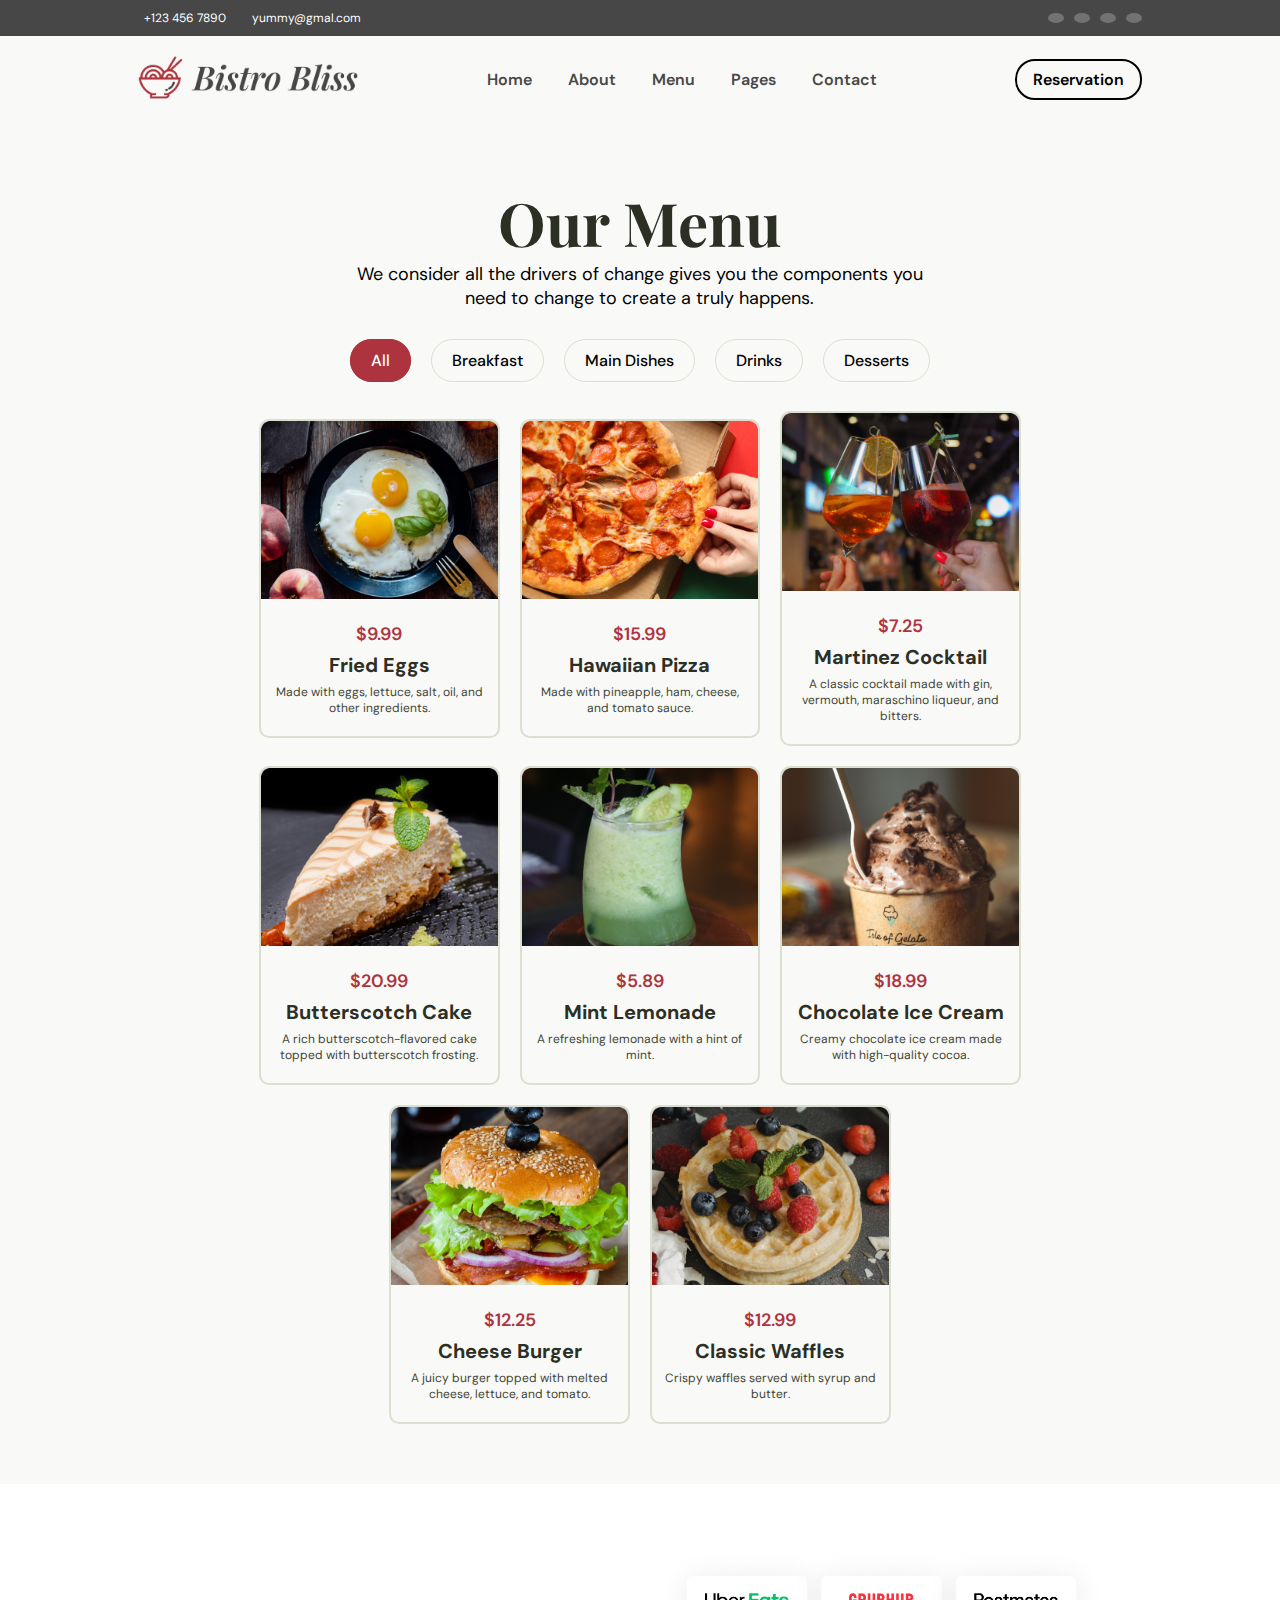
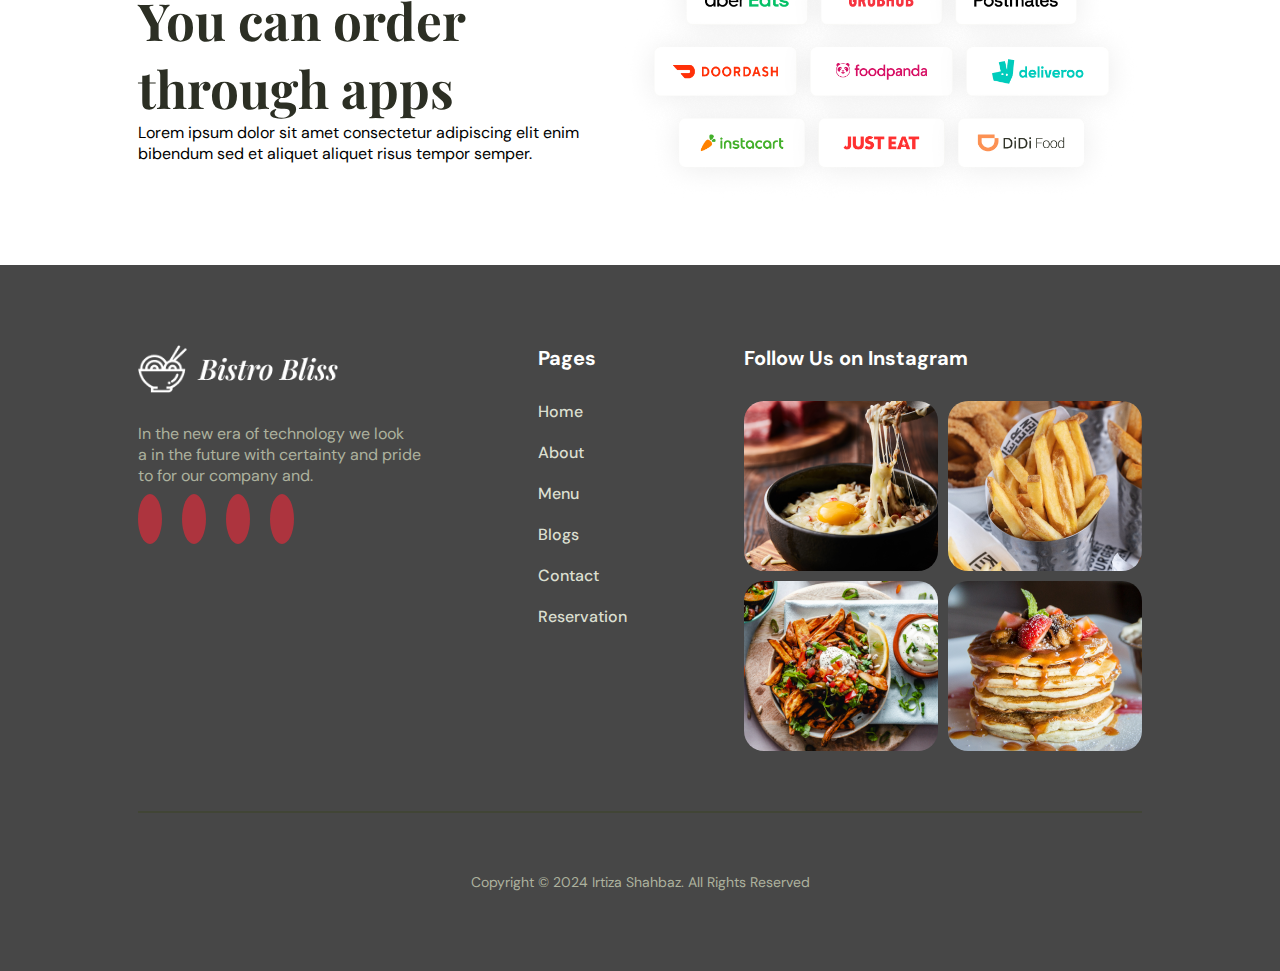
<file: menu.html>
<!DOCTYPE html>
<html lang="en">

<head>
    <meta charset="UTF-8">
    <meta name="viewport" content="width=device-width, initial-scale=1.0">
    <link rel="stylesheet" href="https://cdnjs.cloudflare.com/ajax/libs/font-awesome/6.5.2/css/all.min.css"
        integrity="sha512-SnH5WK+bZxgPHs44uWIX+LLJAJ9/2PkPKZ5QiAj6Ta86w+fsb2TkcmfRyVX3pBnMFcV7oQPJkl9QevSCWr3W6A=="
        crossorigin="anonymous" referrerpolicy="no-referrer" />
    <link rel="stylesheet" href="style.css">
    <link rel="shortcut icon" href="img/favicon.ico" type="image/x-icon">
    <title>Bistro Bliss | Menu</title>
</head>

<body>
    <header>
        <div class="top-bar">
            <div class="container">
                <div class="bar">
                    <div class="bar-left">
                        <ul>
                            <li><a href="tel:#"><i class="fas fa-phone-alt"></i> +123 456 7890</a></li>
                            <li><a href="mailto:#"><i class="fas fa-envelope"></i>yummy@gmal.com</a></li>
                    </div>
                    <div class="bar-right">
                        <ul>
                            <li><i class="fa-brands fa-x-twitter"></i></li>
                            <li><i class="fa-brands fa-facebook-f"></i></li>
                            <li><i class="fa-brands fa-instagram"></i></li>
                            <li><i class="fa-brands fa-github"></i></li>
                        </ul>
                    </div>
                </div>
            </div>
        </div>

        <nav>
            <div class="container">
                <div id="desktop-menu" class="navbar">
                    <div class="logo">
                        <a href="index.html"><img src="img/Logo.png" alt="Logo"></a>
                    </div>

                    <div class="nav-center">
                        <ul>
                            <li><a id="home-btn" href="index.html">Home</a></li>
                            <li><a id="about-btn" href="about.html">About</a></li>
                            <li><a id="menu-btn" href="menu.html">Menu</a></li>
                            <li><a id="pages-btn" href="pages.html">Pages</a></li>
                            <li><a id="contact-btn" href="contact.html">Contact</a></li>
                        </ul>
                    </div>

                    <div class="nav-right">
                        <a href="reservation.html" class="btn">Reservation</a>
                    </div>
                </div>

            </div>

            <div id="mob-menu" class="mob-nav">
                <div class="container">
                    <div class="mob-nav-content">

                        <i onclick="toggleMenu()" id="bars" class="fa-solid fa-bars"></i>

                        <div id="mob-logo" class="logo">
                            <a href="index.html"><img src="img/Logo.png" alt="Logo"></a>
                        </div>

                        <div class="mob-nav-menu">
                            <i onclick="toggleMenu()" id="close-bar" class="fa-solid fa-xmark"></i>
                            <div class="nav-center">
                                <ul>
                                    <li><a id="home-btn" href="index.html">Home</a></li>
                                    <li><a id="about-btn" href="about.html">About</a></li>
                                    <li><a id="menu-btn" href="menu.html">Menu</a></li>
                                    <li><a id="pages-btn" href="pages.html">Pages</a></li>
                                    <li><a id="contact-btn" href="contact.html">Contact</a></li>
                                </ul>
                            </div>

                            <div class="nav-right">
                                <a href="reservation.html" class="btn">Reservation</a>
                            </div>

                        </div>
                    </div>
                </div>
            </div>
        </nav>
    </header>




    <main>
        <section id="menu-sect">
            <div class="container">
                <div class="menu-sect-content">
                    <div class="menu-title center">
                        <h2>Our Menu</h2>
                        <p>We consider all the drivers of change gives you the components you need to change to create a
                            truly happens.</p>
                    </div>
                    <div class="menu-links">
                        <ul>
                            <li><a class="dish-link" data-id="all" href="#">All</a></li>
                            <li><a class="dish-link" data-id="breakfast" href="#">Breakfast</a></li>
                            <li><a class="dish-link" data-id="mainDishes" href="#">Main Dishes</a></li>
                            <li><a class="dish-link" data-id="drinks" href="#">Drinks</a></li>
                            <li><a class="dish-link" data-id="desserts" href="#">Desserts</a></li>
                        </ul>
                    </div>
                    <div class="menu-dishes">
                    </div>
                </div>
        </section>

        <section id="content-2">
            <div class="container">
                <div class="content-2">
                    <div class="left">
                        <h2>You can order through apps</h2>
                        <p>Lorem ipsum dolor sit amet consectetur adipiscing elit enim bibendum sed et aliquet aliquet risus tempor semper.</p>
                    </div>

                    <div class="right">
                        <img src="img/menu-content-1.png" alt="">
                    </div>
                </div>
            </div>
        </section>
    </main>





    <footer>
        <div class="container">
            <div class="footer">
                <div class="top row">

                    <div class="col-1 col">
                        <img src="img/Logo (white).png" alt="">
                        <p>In the new era of technology we look<br>a in the future with certainty and pride <br> to for
                            our
                            company and.</p>
                        <div class="col-1-icons">
                            <ul class="row">
                                <li><i class="fa-brands fa-x-twitter"></i></li>
                                <li><i class="fa-brands fa-facebook-f"></i></li>
                                <li><i class="fa-brands fa-instagram"></i></li>
                                <li><i class="fa-brands fa-github"></i></li>
                            </ul>
                        </div>
                    </div>

                    <div class="col-2 col">
                        <h3>Pages</h3>
                        <ul>
                            <li><a href="index.html">Home</a></li>
                            <li><a href="about.html">About</a></li>
                            <li><a href="menu.html">Menu</a></li>
                            <li><a href="pages.html">Blogs</a></li>
                            <li><a href="contact.html">Contact</a></li>
                            <li><a href="reservation.html">Reservation</a></li>
                        </ul>
                    </div>

                    <div class="col-3 col">
                        <h3>Follow Us on Instagram</h3>
                        <div class="col-3-insta">
                            <div class="row">
                                <img src="img/footer-insta1.png" alt="">
                                <img src="img/footer-insta2.png" alt="">
                            </div>
                            <div class="row">
                                <img src="img/footer-insta3.png" alt="">
                                <img src="img/footer-insta4.png" alt="">
                            </div>
                        </div>
                    </div>
                </div>
                <span id="line"></span>
                <div class="bottom-row">
                    <p>Copyright © 2024 Irtiza Shahbaz. All Rights Reserved</p>
                </div>
            </div>
    </footer>


    <script src="script.js"></script>
</body>

</html>
</file>
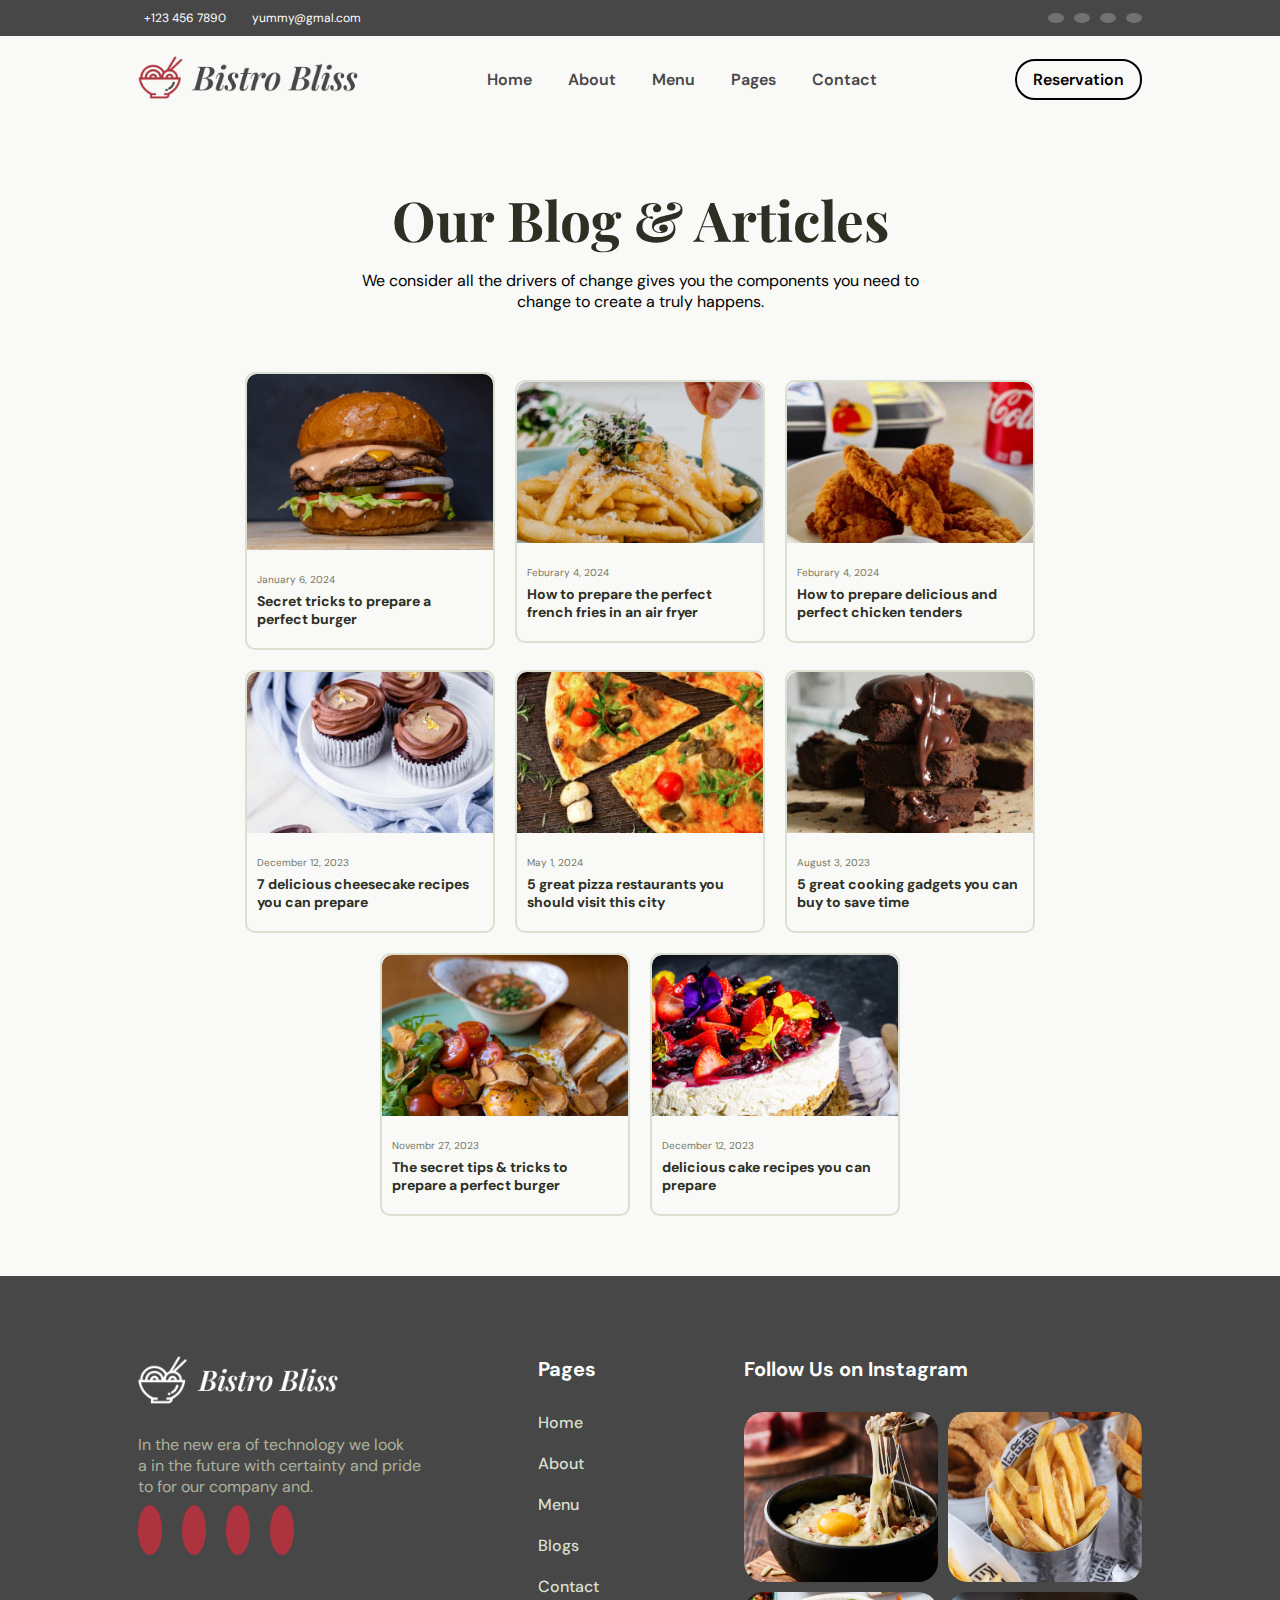
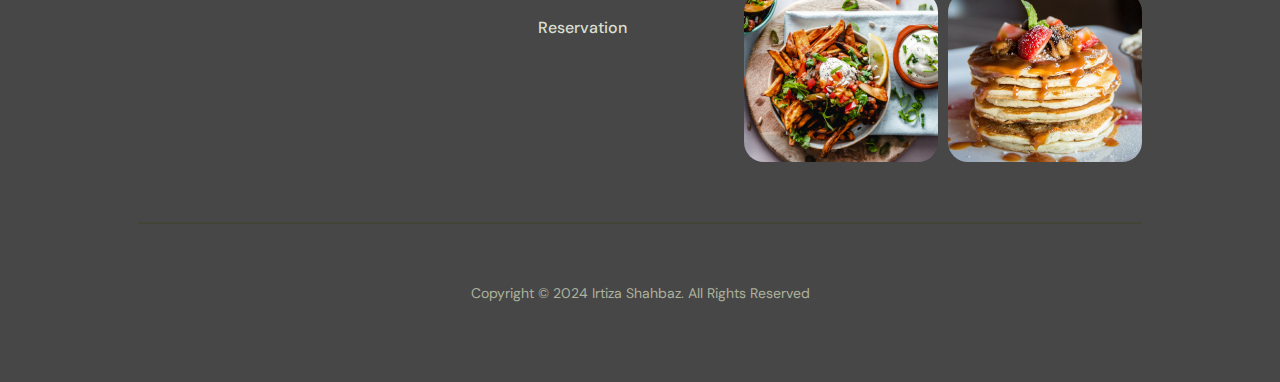
<file: pages.html>
<!DOCTYPE html>
<html lang="en">

<head>
    <meta charset="UTF-8">
    <meta name="viewport" content="width=device-width, initial-scale=1.0">
    <link rel="stylesheet" href="https://cdnjs.cloudflare.com/ajax/libs/font-awesome/6.5.2/css/all.min.css"
        integrity="sha512-SnH5WK+bZxgPHs44uWIX+LLJAJ9/2PkPKZ5QiAj6Ta86w+fsb2TkcmfRyVX3pBnMFcV7oQPJkl9QevSCWr3W6A=="
        crossorigin="anonymous" referrerpolicy="no-referrer" />
    <link rel="stylesheet" href="style.css">
    <link rel="shortcut icon" href="img/favicon.ico" type="image/x-icon">
    <title>Bistro Bliss | Blogs</title>
</head>

<body>
    <header>
        <div class="top-bar">
            <div class="container">
                <div class="bar">
                    <div class="bar-left">
                        <ul>
                            <li><a href="tel:#"><i class="fas fa-phone-alt"></i> +123 456 7890</a></li>
                            <li><a href="mailto:#"><i class="fas fa-envelope"></i>yummy@gmal.com</a></li>
                    </div>
                    <div class="bar-right">
                        <ul>
                            <li><i class="fa-brands fa-x-twitter"></i></li>
                            <li><i class="fa-brands fa-facebook-f"></i></li>
                            <li><i class="fa-brands fa-instagram"></i></li>
                            <li><i class="fa-brands fa-github"></i></li>
                        </ul>
                    </div>
                </div>
            </div>
        </div>

        <nav>
            <div class="container">
                <div id="desktop-menu" class="navbar">
                    <div class="logo">
                        <a href="index.html"><img src="img/Logo.png" alt="Logo"></a>
                    </div>

                    <div class="nav-center">
                        <ul>
                            <li><a id="home-btn" href="index.html">Home</a></li>
                            <li><a id="about-btn" href="about.html">About</a></li>
                            <li><a id="menu-btn" href="menu.html">Menu</a></li>
                            <li><a id="pages-btn" href="pages.html">Pages</a></li>
                            <li><a id="contact-btn" href="contact.html">Contact</a></li>
                        </ul>
                    </div>

                    <div class="nav-right">
                        <a href="reservation.html" class="btn">Reservation</a>
                    </div>
                </div>

            </div>

            <div id="mob-menu" class="mob-nav">
                <div class="container">
                    <div class="mob-nav-content">

                        <i onclick="toggleMenu()" id="bars" class="fa-solid fa-bars"></i>

                        <div id="mob-logo" class="logo">
                            <a href="index.html"><img src="img/Logo.png" alt="Logo"></a>
                        </div>

                        <div class="mob-nav-menu">
                            <i onclick="toggleMenu()" id="close-bar" class="fa-solid fa-xmark"></i>
                            <div class="nav-center">
                                <ul>
                                    <li><a id="home-btn" href="/index.html">Home</a></li>
                                    <li><a id="about-btn" href="/about.html">About</a></li>
                                    <li><a id="menu-btn" href="/menu.html">Menu</a></li>
                                    <li><a id="pages-btn" href="/pages.html">Pages</a></li>
                                    <li><a id="contact-btn" href="/contact.html">Contact</a></li>
                                </ul>
                            </div>

                            <div class="nav-right">
                                <a href="reservation.html" class="btn">Reservation</a>
                            </div>

                        </div>
                    </div>
                </div>
            </div>
        </nav>
    </header>



    <main>
        <section id="pages">

            <div class="container">

                <div class="pages">


                    <div class="pages-title">
                        <h2>Our Blog & Articles</h2>
                        <p>We consider all the drivers of change gives you the components you need to change to create a
                            truly happens.</p>
                    </div>


                    <div class="pages-card-content">

                        <div class="page-card">
                            <a href="pages/blog-1.html">
                                <img src="img/blog-1.png">
                                <div class="page-card-content">
                                    <span>January 6, 2024</span>
                                    <h3>Secret tricks to prepare a perfect burger</h3>
                                </div>
                            </a>
                        </div>
                        <div class="page-card">
                            <a href="pages/blog-1.html">
                                <img src="img/blog-2.png">
                                <div class="page-card-content">
                                    <span>Feburary 4, 2024</span>
                                    <h3>How to prepare the perfect french fries in an air fryer</h3>
                                </div>
                            </a>
                        </div>
                        <div class="page-card">
                            <a href="pages/blog-1.html">
                                <img src="img/blog-3.png">
                                <div class="page-card-content">
                                    <span>Feburary 4, 2024</span>
                                    <h3>How to prepare delicious and perfect chicken tenders</h3>
                                </div>
                            </a>
                        </div>
                        <div class="page-card">
                            <a href="pages/blog-1.html">
                                <img src="img/blog-4.png">
                                <div class="page-card-content">
                                    <span>December 12, 2023</span>
                                    <h3>7 delicious cheesecake recipes you can prepare</h3>
                                </div>
                            </a>
                        </div>
                        <div class="page-card">
                            <a href="pages/blog-1.html">
                                <img src="img/blog-5.png">
                                <div class="page-card-content">
                                    <span>May 1, 2024</span>
                                    <h3>5 great pizza restaurants you should visit this city</h3>
                                </div>
                            </a>
                        </div>
                        <div class="page-card">
                            <a href="pages/blog-1.html">
                                <img src="img/blog-6.png">
                                <div class="page-card-content">
                                    <span>August 3, 2023</span>
                                    <h3>5 great cooking gadgets you can buy to save time</h3>
                                </div>
                            </a>
                        </div>
                        <div class="page-card">
                            <a href="pages/blog-1.html">
                                <img src="img/blog-7.png">
                                <div class="page-card-content">
                                    <span>Novembr 27, 2023</span>
                                    <h3>The secret tips & tricks to prepare a perfect burger</h3>
                                </div>
                            </a>
                        </div>
                        <div class="page-card">
                            <a href="pages/blog-1.html">
                                <img src="img/blog-8.png">
                                <div class="page-card-content">
                                    <span>December 12, 2023</span>
                                    <h3>delicious cake recipes you can prepare</h3>
                                </div>
                            </a>
                        </div>

                        

                    </div>


                </div>

            </div>
        </section>
    </main>



    <footer>
        <div class="container">
            <div class="footer">
                <div class="top row">

                    <div class="col-1 col">
                        <img src="img/Logo (white).png" alt="">
                        <p>In the new era of technology we look<br>a in the future with certainty and pride <br> to for
                            our
                            company and.</p>
                        <div class="col-1-icons">
                            <ul class="row">
                                <li><i class="fa-brands fa-x-twitter"></i></li>
                                <li><i class="fa-brands fa-facebook-f"></i></li>
                                <li><i class="fa-brands fa-instagram"></i></li>
                                <li><i class="fa-brands fa-github"></i></li>
                            </ul>
                        </div>
                    </div>

                    <div class="col-2 col">
                        <h3>Pages</h3>
                        <ul>
                            <li><a href="index.html">Home</a></li>
                            <li><a href="about.html">About</a></li>
                            <li><a href="menu.html">Menu</a></li>
                            <li><a href="pages.html">Blogs</a></li>
                            <li><a href="contact.html">Contact</a></li>
                            <li><a href="reservation.html">Reservation</a></li>
                        </ul>
                    </div>

                    <div class="col-3 col">
                        <h3>Follow Us on Instagram</h3>
                        <div class="col-3-insta">
                            <div class="row">
                                <img src="img/footer-insta1.png" alt="">
                                <img src="img/footer-insta2.png" alt="">
                            </div>
                            <div class="row">
                                <img src="img/footer-insta3.png" alt="">
                                <img src="img/footer-insta4.png" alt="">
                            </div>
                        </div>
                    </div>
                </div>
                <span id="line"></span>
                <div class="bottom-row">
                    <p>Copyright © 2024 Irtiza Shahbaz. All Rights Reserved</p>
                </div>
            </div>
    </footer>



    <script src="script.js"></script>
</body>

</html>
</file>
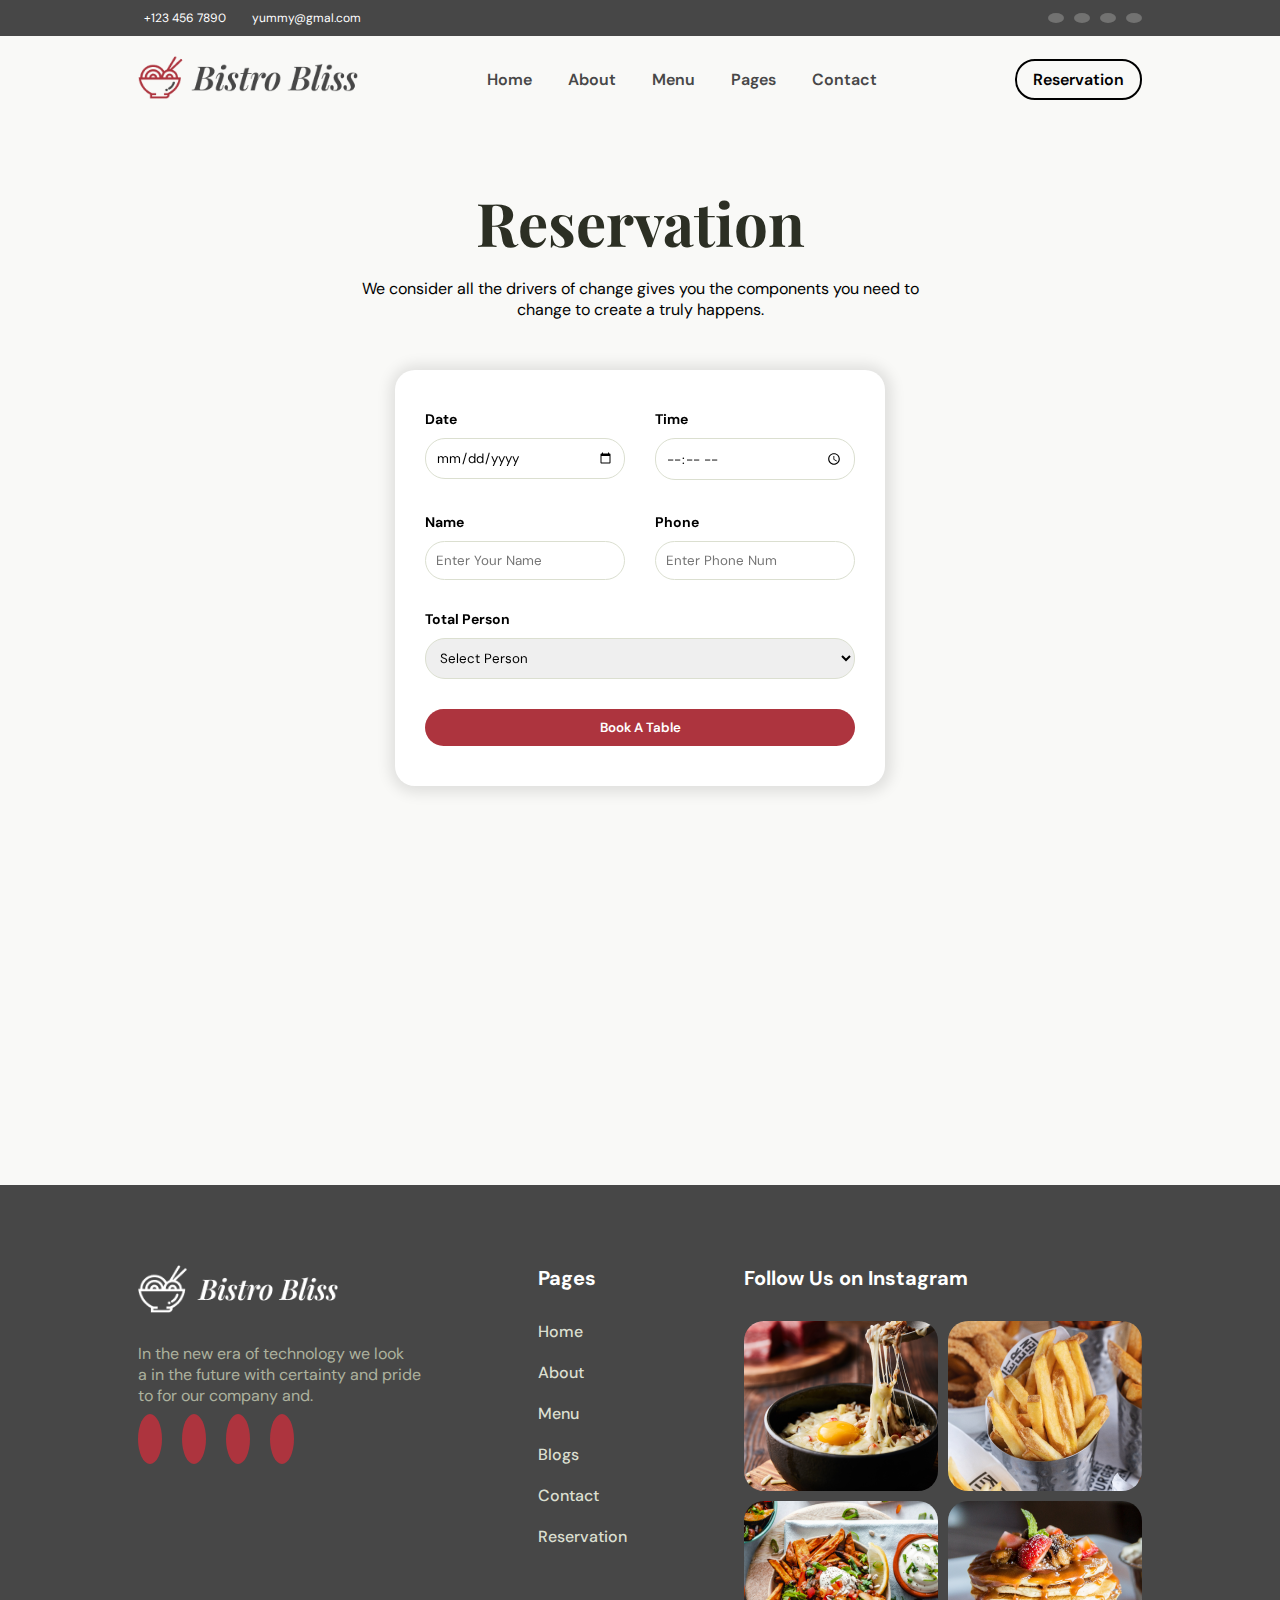
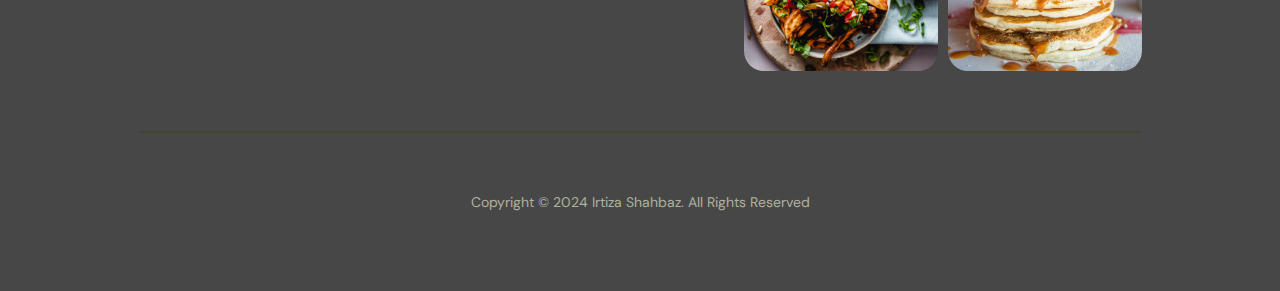
<file: reservation.html>
<!DOCTYPE html>
<html lang="en">

<head>
    <meta charset="UTF-8">
    <meta name="viewport" content="width=device-width, initial-scale=1.0">
    <link rel="stylesheet" href="https://cdnjs.cloudflare.com/ajax/libs/font-awesome/6.5.2/css/all.min.css"
        integrity="sha512-SnH5WK+bZxgPHs44uWIX+LLJAJ9/2PkPKZ5QiAj6Ta86w+fsb2TkcmfRyVX3pBnMFcV7oQPJkl9QevSCWr3W6A=="
        crossorigin="anonymous" referrerpolicy="no-referrer" />
    <link rel="stylesheet" href="style.css">
    <link rel="shortcut icon" href="img/favicon.ico" type="image/x-icon">
    <title>Bistro Bliss | Reservation</title>
</head>

<body>
    <header>
        <div class="top-bar">
            <div class="container">
                <div class="bar">
                    <div class="bar-left">
                        <ul>
                            <li><a href="tel:#"><i class="fas fa-phone-alt"></i> +123 456 7890</a></li>
                            <li><a href="mailto:#"><i class="fas fa-envelope"></i>yummy@gmal.com</a></li>
                    </div>
                    <div class="bar-right">
                        <ul>
                            <li><i class="fa-brands fa-x-twitter"></i></li>
                            <li><i class="fa-brands fa-facebook-f"></i></li>
                            <li><i class="fa-brands fa-instagram"></i></li>
                            <li><i class="fa-brands fa-github"></i></li>
                        </ul>
                    </div>
                </div>
            </div>
        </div>

        <nav>
            <div class="container">
                <div id="desktop-menu" class="navbar">
                    <div class="logo">
                        <a href="index.html"><img src="img/Logo.png" alt="Logo"></a>
                    </div>

                    <div class="nav-center">
                        <ul>
                            <li><a id="home-btn" href="index.html">Home</a></li>
                            <li><a id="about-btn" href="about.html">About</a></li>
                            <li><a id="menu-btn" href="menu.html">Menu</a></li>
                            <li><a id="pages-btn" href="pages.html">Pages</a></li>
                            <li><a id="contact-btn" href="contact.html">Contact</a></li>
                        </ul>
                    </div>

                    <div class="nav-right">
                        <a href="reservation.html" class="btn">Reservation</a>
                    </div>
                </div>

            </div>

            <div id="mob-menu" class="mob-nav">
                <div class="container">
                    <div class="mob-nav-content">

                        <i onclick="toggleMenu()" id="bars" class="fa-solid fa-bars"></i>

                        <div id="mob-logo" class="logo">
                            <a href="index.html"><img src="img/Logo.png" alt="Logo"></a>
                        </div>

                        <div class="mob-nav-menu">
                            <i onclick="toggleMenu()" id="close-bar" class="fa-solid fa-xmark"></i>
                            <div class="nav-center">
                                <ul>
                                    <li><a id="home-btn" href="/index.html">Home</a></li>
                                    <li><a id="about-btn" href="/about.html">About</a></li>
                                    <li><a id="menu-btn" href="/menu.html">Menu</a></li>
                                    <li><a id="pages-btn" href="/pages.html">Pages</a></li>
                                    <li><a id="contact-btn" href="/contact.html">Contact</a></li>
                                </ul>
                            </div>

                            <div class="nav-right">
                                <a href="reservation.html" class="btn">Reservation</a>
                            </div>

                        </div>
                    </div>
                </div>
            </div>
        </nav>
    </header>

    <main>
        <section id="reservation">
            <div class="container">
                <div class="reservation">
                    <div class="res-content">
                        <h2>Reservation</h2>
                        <p>We consider all the drivers of change gives you the components you need to change to create a
                            truly happens.</p>
                    </div>

                    <div class="res-form">
                        <form id="res-form" action="#">
                            <div class="row">
                                <div class="col">
                                    <span>Date</span>
                                    <input class="form-inp" type="date" required>
                                </div>
                                <div class="col">
                                    <span>Time</span>
                                    <input class="form-inp" type="time" required>
                                </div>
                            </div>

                            <br>

                            <div class="row">
                                <div class="col">
                                    <span>Name</span>
                                    <input class="form-inp" type="text" placeholder="Enter Your Name" required>
                                </div>
                                <div class="col">
                                    <span>Phone</span>
                                    <input class="form-inp" type="number" placeholder="Enter Phone Num" required>
                                </div>
                            </div>

                            <div id="res-per" class="col">
                                <span>Total Person</span>
                                <select required>
                                    <option selected disabled>Select Person</option>
                                    <option>1 Person</option>
                                    <option>2 Person</option>
                                    <option>3 Person</option>
                                    <option>4 Person</option>
                                    <option>5 Person</option>
                                    <option>6 Person</option>
                                    <option>7 Person</option>
                                    <option>8 Person</option>
                                    <option>9 Person</option>
                                    <option>10 Person</option>
                                    <option>More Than 10 Person</option>
                                </select>
                            </div>

                            <button id="res-btn" type="submit">Book A Table</button>
                            <div id="popup" class="popup">
                                <img src="img/Logo.png" alt="logo">
                                <h3>Thank You for Your Reservation</h3>
                                <a href="reservation.html">Ok</a>
                            </div>
                        </form>
                    </div>

                </div>
            </div>
            <iframe
                src="https://www.google.com/maps/embed?pb=!1m18!1m12!1m3!1d3618.848226389955!2d67.10867697451002!3d24.903158143549266!2m3!1f0!2f0!3f0!3m2!1i1024!2i768!4f13.1!3m3!1m2!1s0x3eb339823849c323%3A0x40c00fc71fe6ccc!2sSaltanat%20Restaurant!5e0!3m2!1sen!2s!4v1719818864794!5m2!1sen!2s"
                width="100%" height="550" style="border:0;" allowfullscreen="" loading="lazy"
                referrerpolicy="no-referrer-when-downgrade"></iframe>
        </section>
    </main>

    <footer>
        <div class="container">
            <div class="footer">
                <div class="top row">

                    <div class="col-1 col">
                        <img src="img/Logo (white).png" alt="">
                        <p>In the new era of technology we look<br>a in the future with certainty and pride <br> to for
                            our
                            company and.</p>
                        <div class="col-1-icons">
                            <ul class="row">
                                <li><i class="fa-brands fa-x-twitter"></i></li>
                                <li><i class="fa-brands fa-facebook-f"></i></li>
                                <li><i class="fa-brands fa-instagram"></i></li>
                                <li><i class="fa-brands fa-github"></i></li>
                            </ul>
                        </div>
                    </div>

                    <div class="col-2 col">
                        <h3>Pages</h3>
                        <ul>
                            <li><a href="index.html">Home</a></li>
                            <li><a href="about.html">About</a></li>
                            <li><a href="menu.html">Menu</a></li>
                            <li><a href="pages.html">Blogs</a></li>
                            <li><a href="contact.html">Contact</a></li>
                            <li><a href="reservation.html">Reservation</a></li>
                        </ul>
                    </div>

                    <div class="col-3 col">
                        <h3>Follow Us on Instagram</h3>
                        <div class="col-3-insta">
                            <div class="row">
                                <img src="img/footer-insta1.png" alt="">
                                <img src="img/footer-insta2.png" alt="">
                            </div>
                            <div class="row">
                                <img src="img/footer-insta3.png" alt="">
                                <img src="img/footer-insta4.png" alt="">
                            </div>
                        </div>
                    </div>
                </div>
                <span id="line"></span>
                <div class="bottom-row">
                    <p>Copyright © 2024 Irtiza Shahbaz. All Rights Reserved</p>
                </div>
            </div>
    </footer>








    <script src="script.js"></script>
</body>

</html>
</file>
<file: style.css>
@import url('https://fonts.googleapis.com/css2?family=DM+Sans:ital,opsz,wght@0,9..40,100..1000;1,9..40,100..1000&family=Playfair+Display:ital,wght@0,400..900;1,400..900&display=swap');

* {
    padding: 0;
    margin: 0;
    box-sizing: border-box;
    font-family: "DM Sans", sans-serif;
}

html {
    font-size: 62.5%;
    overflow-x: hidden;
}

::-webkit-scrollbar{
    width: 1rem;
}
::-webkit-scrollbar-track{
    background-color: #ececec;
}
::-webkit-scrollbar-thumb{
    background-color: #a13840;
    border-radius: 1rem;
}
a {
    text-decoration: none;
    color: black;
}

li {
    list-style: none;
}

h1,
h2 {
    font-family: 'Playfair Display', serif;
    color: #2C2F24;
}

input[type="number"]::-webkit-outer-spin-button,
input[type="number"]::-webkit-inner-spin-button {
    -webkit-appearance: none;
}

body {
    overflow-x: hidden;
}

.container {
    max-width: 1200px;
    margin: 0 auto;
    padding-left: 1em;
    padding-right: 1rem;
}

.center {
    display: flex;
    justify-content: center;
    align-items: center;
}

.col {
    display: flex;
    flex-direction: column;
}

.row {
    display: flex;
}

.top-bar {
    background-color: #474747;
    padding: 1rem 0;
    color: #fff;
}

.bar {
    display: flex;
    align-items: center;
    justify-content: space-between;
    font-size: 1.2rem;
}

.bar ul {
    display: flex;
    list-style: none;
}

.bar-left ul li a {
    color: #fff;
    text-decoration: none;
    margin-right: 2rem;
    transition: 0.3s;
}

.bar-left ul li a i {
    margin-right: .6rem;
}

.bar-right ul li {
    margin-left: 1rem;
    background-color: #f9f9f73d;
    padding: 0.5rem .8rem;
    cursor: pointer;
    border-radius: 50%;
    transition: 0.3s;
}

.bar-right ul li:hover,
.bar-left ul li a:hover {
    color: #f18790;
}

nav {
    background-color: #F9F9F7;
    padding: 2rem 0;
}

.navbar {
    display: flex;
    justify-content: space-between;
    align-items: center;
}

.mob-nav {
    display: none;
}

.mob-nav-menu {
    position: absolute;
    display: flex;
    flex-direction: column;
    width: 25rem;
    background-color: #F9F9F7;
    height: 93.5vh;
    top: -1.8rem;
    right: 0;
    padding: 2rem;
    box-shadow: 0 0 10px rgba(0, 0, 0, 0.1);
    transform: translateX(100%);
    transition: transform 0.5s ease;
    z-index: 2;
}

.mob-nav-menu.show {
    transform: translateX(0);
}

.logo img {
    width: 22rem;
}

#mob-logo {
    display: none;
}

.nav-center ul {
    display: flex;
    list-style: none;
}

.nav-center ul li a {
    color: #474747;
    font-size: 1.6rem;
    margin-right: 1rem;
    transition: 0.3s;
    padding: 0.5rem 1.3rem;
    font-weight: 600;
    border-radius: 2rem;
}

.active {
    background-color: #DBDFD0;
}

.nav-right a,
#abt-btn {
    text-decoration: none;
    color: black;
    font-size: 1.6rem;
    font-weight: 600;
    border: 2px solid black;
    padding: .5em 1em;
    border-radius: 2rem;
    transition: .3s;
}

.nav-right a:hover,
#abt-btn:hover {
    background-color: #DBDFD0;
    border-color: #DBDFD0;
}

#hero-sec {
    background-image: url('img/hero-img.png');
    background-size: cover;
    background-position: center;
    height: calc(100vh - 13.2rem);
    display: flex;
    justify-content: center;
    align-items: center;
    text-align: center;
}

.hero-content h1 {
    font-size: 5rem;
    color: #474747;
    margin-bottom: 2rem;
}

.hero-content p {
    font-size: 1.4rem;
    color: #474747;
    margin-bottom: 2rem;
}

.hero-btn a:nth-child(1),
.blog-content a {
    background-color: #AD343E;
    color: #fff;
    font-size: 1.4rem;
    padding: .6em 1em;
    font-weight: 600;
    text-decoration: none;
    border-radius: 2rem;
    margin-right: 1rem;
    transition: 0.3s;
}

.hero-btn a:nth-child(1):hover,
.blog-content a:hover {
    background-color: #ad343ebb;
}

.hero-btn a:nth-child(2) {
    background-color: transparent;
    color: #474747;
    border: 2px solid #474747;
    font-size: 1.4rem;
    padding: .6em 1em;
    font-weight: 600;
    text-decoration: none;
    border-radius: 2rem;
    transition: 0.3s;
}

.hero-btn a:nth-child(2):hover {
    background-color: #474747;
    color: #fff;
}

#menu {
    min-height: 50vh;
    padding-top: 1rem;
    padding-bottom: 8rem;
}

.menu {
    display: flex;
    justify-content: space-evenly;
    align-items: center;
    flex-direction: column;
}

.menu-card {
    display: flex;
    justify-content: center;
    align-items: center;
    width: 100%;
    flex-wrap: wrap;
    gap: 2rem;
}

.card-container {
    display: flex;
    gap: 2rem;
}

.menu-card .card {
    border: 2px solid #cfcfcf;
    display: flex;
    justify-content: center;
    align-items: center;
    flex-direction: column;
    text-align: center;
    padding: 3rem 3rem;
    border-radius: 1rem;
    width: 22rem;
}

#card-links {
    color: #AD343E;
    text-decoration: none;
    font-weight: 800;
    font-size: 1.3rem;
}

.card img,
.card-content h3,
.card-content p {
    margin-bottom: 1.2rem;
}

.card-content h3 {
    font-size: 2.5rem;
    font-weight: 800;
    color: #000000;
}

.card-img {
    height: 5.5rem;
    width: 5.5rem;
    background-color: #F3F3F0;
    border-radius: 50%;
    display: flex;
    justify-content: center;
    align-items: center;
    margin-bottom: 1.6rem;
    padding-top: 1.2rem;
}

.card-img img {
    width: 3rem;
    display: flex;
    justify-content: center;
    align-items: center;
}

.menu-content {
    text-align: center;
    width: 30%;
    padding-top: 3rem;
    padding-bottom: 3rem;
}

.menu-content h2 {
    font-size: 3.5rem;
    color: #474747;
    margin-bottom: 2rem;
}

.menu-content p {
    font-size: 1.2rem;
    color: #474747;
}

#about-sec {
    background-color: #F9F9F7;
    min-height: 50vh;
    display: flex;
    justify-content: space-evenly;
    align-items: center;
    flex-wrap: wrap;
    padding-bottom: 12rem;
    padding-top: 10rem;
}

.about {
    display: flex;
    justify-content: space-between;
    align-items: center;
}

.abt-img {
    width: 100%;
    position: relative;
}

.abt-img img {
    width: 70%;
    border-radius: 2rem;
    margin-left: 4.5rem;
}

.abt-content {
    width: 80%;
    display: flex;
    /* align-items: center; */
    justify-content: center;
    flex-direction: column;
}

.abt-content h2 {
    font-size: clamp(3.4rem, 5vw, 4.4rem);
    margin-bottom: 1.6rem;
}

.abt-content p {
    font-size: clamp(1.4rem, 2vw, 1.8rem);
    margin-bottom: 1.6rem;
    font-weight: 500;
}

.abt-content span p {
    color: #414536;
}

#abt-btn {
    width: 12rem;
}

.abt-loct {
    background-color: #474747;
    position: absolute;
    display: flex;
    flex-direction: column;
    width: 28rem;
    padding: 2rem;
    color: #fff;
    border-radius: 2rem;
    bottom: -8rem;
    right: 2rem;
    height: 20rem;
}

.abt-loct h3 {
    font-size: 1.9rem;
    margin-bottom: 1.6rem;
}

.abt-links ul li {
    list-style: none;
    margin-bottom: 2rem;
}

.abt-links ul li a {
    text-decoration: none;
    color: #fff;
    font-size: 1.4rem;
    font-weight: 300;
}

.abt-links ul li a i {
    margin-right: .8rem;
}

#services {
    padding: 8rem 0;
}

.service {
    display: flex;
    justify-content: center;
    align-items: start;
    flex-direction: column;
    width: 100%;
}

.ser-card-container {
    display: flex;
    justify-content: center;
    align-items: center;
    gap: 1rem;
}

.ser-card-img img {
    height: 27rem;
    width: 27rem;
    margin-bottom: 1rem;
    padding-top: 1.2rem;
    border-radius: 2rem;
}

#birthday-img {
    background-image: url(./img/birthday-service.png);
    background-size: cover;
    background-position: center;
    height: 27rem;
    width: 27rem;
    margin-bottom: 1rem;
    border-radius: 2rem;
}

.ser-card-content h3 {
    font-size: 1.8rem;
    margin-bottom: 1rem;
}

.ser-card-content p {
    font-size: 1.2rem;
    color: #474747;
}

.ser-content h2 {
    font-size: clamp(2.5rem, 5vw, 4rem);
    padding-bottom: 4rem;
}

.mob-ser-card {
    display: flex;
    gap: 1rem;
}

#delivery {
    background-color: #F9F9F7;
    padding: 8rem 0;
}

.delivery {
    display: flex;
    justify-content: space-evenly;
    align-items: center;
}

.delivery-img {
    display: flex;
    align-items: center;
}

.delivery-img #img-1 {
    display: flex;
    height: 90%;
}

.delivery-img #img-1 img {
    width: 90%;
    position: relative;
    right: -6%;
}

.delivery-img .child-del-img {
    display: flex;
    flex-direction: column;
    gap: 1rem;
    margin-top: 6rem;
}

.delivery-img .child-del-img img {
    width: 90%;
    align-self: flex-start;
}

.delivery-content {
    margin-right: -9rem;
    margin-left: 3rem;
}

.delivery-content h2 {
    font-size: clamp(3rem, 4vw, 5.5rem);
    color: #2C2F24;
    width: 80%;
}

.delivery-content p {
    font-size: clamp(1rem, 4vw, 1.4rem);
    color: #414536;
    margin-top: 2rem;
    margin-bottom: 2rem;
    width: 70%;
}

.delivery-content ul li {
    list-style: none;
    font-weight: 600;
    font-size: 1.8rem;
    margin-top: 1rem;
    cursor: pointer;
}

.delivery-content ul li i {
    margin-right: 1rem;
    background-color: #AD343E;
    color: #fff;
    padding: .8rem;
    border-radius: 50%;
}

#testimonials {
    padding: 8rem 6rem;
}

.testimonials {
    display: flex;
    justify-content: space-evenly;
    align-items: center;
    flex-direction: column;
}

.testi-title h2 {
    font-size: clamp(3rem, 4vw, 5.5rem);
}

.testi-title {
    margin-bottom: 8rem;
}

.testi-cards {
    display: flex;
    align-items: center;
    justify-content: center;
}

.testi-card-container {
    display: flex;
    justify-content: center;
    align-items: center;
    gap: 2rem;
    flex-wrap: wrap;
}

.test-cards {
    background-color: #F9F9F7;
    padding: 3rem 2rem;
    border-radius: 2rem;
    max-width: 30rem;
}

.testi-card-rew h3 {
    font-size: clamp(1.8rem, 3vw, 2rem);
    color: #AD343E;
    margin-bottom: 2rem;
}

.testi-card-rew p {
    font-size: clamp(1rem, 1vw, 1.4rem);
    color: #414536;
}

.testi-card-user {
    margin-top: 4rem;
    padding-top: 4rem;
    border-top: 2px solid #DBDFD0;
    display: flex;
    align-items: center;
    gap: 2rem;
}

.testi-card-user img {
    width: clamp(6rem, 3vw, 8rem);
}

.testi-card-user-content {
    display: flex;
    flex-direction: column;
    gap: .6rem;
}

.testi-card-user-content h3 {
    font-size: clamp(1rem, 1vw, 1.6rem);
    font-weight: 700;
}

.testi-card-user-content p {
    font-size: clamp(1rem, 1vw, 1.6rem);
    color: #414536;
}

#blogs {
    background-color: #F9F9F7;
    padding: 8rem 0;
}

.blog-content {
    display: flex;
    justify-content: space-between;
    align-items: center;
    margin-bottom: 6rem;
}

.blog-content h2 {
    font-size: clamp(2.5rem, 3vw, 5.5rem);
    color: #2C2F24;
}

.blog-pages {
    display: flex;
    align-items: center;
    gap: 2rem;
}

.blog-pages img {
    border-top-left-radius: 2rem;
    border-top-right-radius: 2rem;
}

.blog-pages-container {
    display: flex;
    flex-direction: column;
    gap: 1rem;
    width: 50%;
}

.blog-page-container {
    width: 50%;
}

.blog-pages-container .row {
    gap: 1rem;
}

.blog-card-1 {
    background-color: #fff;
    border-radius: 2rem;
}

.blog-card-1 h3 {
    font-size: clamp(1.6rem, 3vw, 2rem);
}

.blog-card-1 img {
    width: 100%;
    margin-bottom: 3rem;
}

.blog-card-1 .col {
    padding: 2rem;
    gap: 1rem;
}

.col span {
    color: #737865;
}

.blog-card {
    background-color: #fff;
    border-radius: 2rem;
}

.blog-card h3 {
    font-size: clamp(1.2rem, 2vw, 1.6rem);
}

.blog-card img {
    width: 100%;
}

.blog-card .col {
    padding: 1.7rem;
    gap: 1rem;
}

footer {
    background-color: #474747;
    padding: 8rem 0;
}

.footer {
    display: flex;
    align-items: center;
    justify-content: center;
    flex-direction: column;
    gap: 6rem;
}

.top {
    display: flex;
    align-items: start;
    justify-content: space-between;
    width: 90%;
    flex-wrap: wrap;
}

.col-1 img {
    width: clamp(20rem, 6vw, 26rem);
    margin-bottom: 3rem;
}

.col-1 p {
    color: #ADB29E;
    font-size: clamp(1.2rem, 3vw, 1.6rem);
    margin-bottom: 2rem;
}

.col-1-icons .row {
    gap: 2rem;
}

.col-1-icons ul li i {
    font-size: clamp(1.4rem, 3vw, 2rem);
    color: #fff;
    background-color: #AD343E;
    padding: .6em;
    border-radius: 50%;
    cursor: pointer;
}

.col-2 h3,
.col-3 h3 {
    color: #fff;
    font-size: clamp(1.4rem, 3vw, 2rem);
    margin-bottom: 3rem;
}

.col-2 ul {
    display: flex;
    flex-direction: column;
    gap: 2rem;
}

.col-2 ul li a {
    font-size: clamp(1.2rem, 2vw, 1.6rem);
    font-weight: 500;
    color: #DBDFD0;
}

.col-3-insta {
    display: flex;
    flex-direction: column;
    gap: 1rem;
}

.col-3-insta .row {
    gap: 1rem;
}

.col-3-insta .row img {
    border-radius: 2rem;
    cursor: pointer;
}

#line {
    width: 100%;
    border-top: 2px solid #414536;
}

.bottom-row p {
    color: #ADB29E;
    font-size: clamp(1rem, 3vw, 1.4rem);
}

#abt-sect-1 {
    padding: 6rem 0;
}

.abt-sect-1 {
    display: flex;
    align-items: center;
    justify-content: center;
    flex-direction: column;
    gap: 4rem;
    width: 80%;
    margin: 0 auto;
}

.abt-sect-1-content {
    position: relative;
    display: flex;
    align-items: center;
    justify-content: space-evenly;
}

.abt-sect-1-content h2 {
    position: absolute;
    top: 50%;
    left: 50%;
    transform: translate(-50%, -50%);
    color: #fff;
    font-size: clamp(2rem, 4vw, 4.5rem);
}

.abt-sect-1-content img {
    width: 100%;
}

.abt-sect-1-cards {
    display: flex;
    align-items: center;
    flex-wrap: wrap;
    width: 90%;
    gap: 1rem;
}

.abt-feature-card {
    display: flex;
    align-items: center;
    gap: 2rem;
    width: 30%;
}

.abt-feature-card img {
    width: clamp(2.5rem, 3vw, 4.5rem);
}

#abt-sect-2 {
    background-color: #F9F9F7;
    padding: 6rem 0;
    display: flex;
    justify-content: center;
    align-items: center;
}

.abt-sect-2 {
    display: flex;
    align-items: start;
    justify-content: space-between;
    gap: 8rem;
    width: 90%;
}

.abt-sect-2 .left {
    margin: 0 auto;
}

.left-content h2 {
    font-size: clamp(2rem, 4vw, 4.5rem);
    margin-bottom: 2rem;
}

.left-content p {
    font-size: clamp(1.2rem, 3vw, 1.6rem);
    margin-bottom: 6rem;
}

.left-cards {
    display: flex;
    flex-direction: column;
    gap: 2rem;
    width: 100%;
}

.left-cards .row {
    gap: 2rem;
}

.abt-left-card {
    background-color: #fff;
    border: 2px solid #DBDFD0;
    display: flex;
    align-items: center;
    justify-content: center;
    flex-direction: column;
    width: 100%;
    height: 14rem;
    border-radius: .8rem;
    gap: 1.2rem;
}

.abt-left-card h2 {
    font-size: clamp(2.2rem, 3vw, 3rem);
}

.abt-left-card span {
    font-size: clamp(1.2rem, 2vw, 1.4rem);
}

.abt-sect-2 .right {
    width: 100%;
}

.abt-sect-2 .right img {
    width: 100%;
    border-radius: 2rem;
}

#menu-sect {
    background-color: #F9F9F7;
    padding: 6rem 0;
}

.menu-sect-content {
    display: flex;
    justify-content: center;
    align-items: center;
    flex-direction: column;
    width: 100%;
    gap: 4rem;
}

.menu-title {
    display: flex;
    place-content: center;
    flex-direction: column;
    width: 60%;
}

.menu-title h2 {
    font-size: clamp(4rem, 5vw, 6rem);
}

.menu-title p {
    font-size: clamp(1.2rem, 2vw, 1.8rem);
    text-align: center;
}

.menu-links ul {
    display: flex;
    align-items: center;
    justify-content: center;
    gap: 2rem;
}

.dish-link {
    font-size: clamp(1.2rem, 3vw, 1.6rem);
    font-weight: 500;
    padding: 1rem 2rem;
    border-radius: 4rem;
    border: 1px solid #DBDFD0;
}

.dish-link-active {
    border: none;
    background-color: #AD343E;
    border: 1px solid #AD343E;
    color: #fff;
}

.menu-dishes {
    width: 100%;
    display: flex;
    align-items: center;
    justify-content: center;
    flex-wrap: wrap;
    gap: 2rem;
}

.dish-card {
    width: 24%;
    border: 2px solid #DBDFD0;
    border-radius: 1rem;
}

.dish-card img {
    width: 100%;
    margin-bottom: 2rem;
}

.menu-dish-card-content {
    display: flex;
    justify-content: center;
    align-items: center;
    flex-direction: column;
    gap: .6rem;
    padding-bottom: 2rem;
    padding-left: 1rem;
    padding-right: 1rem;
}

.menu-dish-card-content span {
    color: #AD343E;
    font-size: clamp(1.2rem, 3vw, 1.8rem);
    font-weight: 600;
}

.menu-dish-card-content h3 {
    color: #2C2F24;
    font-size: clamp(1.4rem, 3vw, 2rem);
}

.menu-dish-card-content p,
.page-card-content p {
    color: #414536;
    font-size: clamp(1rem, 2.5vw, 1.2rem);
    text-align: center;
}

#content-2 {
    background-color: #ffffff;
    padding: 6rem 0;
}

.content-2 {
    display: flex;
    align-items: center;
    justify-content: center;
}

.content-2 .left h2 {
    font-size: clamp(3rem, 4vw, 6rem);
}

.content-2 .left p {
    font-size: clamp(1.2rem, 2vw, 1.6em);
}

.content-2 .right {
    width: 90%;
}

.content-2 .right img {
    width: 100%;
}

#blog-1 {
    background-color: #F9F9F7;
    padding: 6rem 0;
    display: flex;
}

.blog-1 {
    display: flex;
    justify-content: center;
    align-items: center;
    gap: 4rem;
    width: 90%;
    flex-direction: column;
    margin: 0 auto;
}

.blog-1 h2 {
    font-size: clamp(3.5rem, 4vw, 5.5rem);
    text-align: center;
}

.blog-1 img {
    width: 90%;
}

.blog-1-content {
    display: flex;
    flex-direction: column;
    justify-content: center;
    width: 90%;
}

.blog-1-content h3 {
    font-size: clamp(1.8rem, 3vw, 2.5rem);
    margin-bottom: 2rem;
}

.blog-1-content p {
    font-size: clamp(1.4rem, 3vw, 1.6rem);

    color: #414536;
}

.blog-1-content img {
    align-self: center;
    margin-top: 4rem;
    width: 100%;
    border-radius: 1.4rem;
}

#reservation,
#contact {
    background-color: #F9F9F7;
    padding-top: 6rem;
}

.reservation,
.contact {
    display: flex;
    align-items: center;
    justify-content: start;
    flex-direction: column;
    min-height: 45rem;
}

.res-content {
    text-align: center;
    display: flex;
    align-items: center;
    justify-content: center;
    flex-direction: column;
    gap: 1.6rem;
}

.res-content h2 {
    font-size: clamp(3rem, 5vw, 6rem);
}

.res-content p {
    font-size: clamp(1.2rem, 3vw, 1.6rem);
    width: 70%;
}

.res-form {
    position: relative;
    width: 100%;
    display: flex;
    align-items: center;
    justify-content: center;
}

form {
    position: absolute;
    top: 3rem;
    margin-top: 2rem;
    display: flex;
    align-items: center;
    justify-content: center;
    flex-direction: column;
    background-color: #fff;
    padding: 4rem 3rem;
    border-radius: 2rem;
    box-shadow: 1px 1px 14px 6px rgba(0, 0, 0, 0.1);
    gap: 1rem;
}

form .row {
    gap: 3rem;
}

form .col {
    gap: 1rem;
}

.form-inp {
    width: 20rem;
    padding: 1rem;
    outline: none;
    border-radius: 2rem;
    border: 1px solid #DBDFD0;
}

form .col span,
form .col span {
    font-size: clamp(1.1rem, 3vw, 1.4rem);
    font-weight: 700;
    color: #000000;
}

#res-per,
#cont-msg {
    margin-top: 2rem;
    width: 100%;
}

#res-per select {
    outline: none;
    width: 100%;
    padding: 1rem;
    outline: none;
    border-radius: 2rem;
    border: 1px solid #DBDFD0;
}

#res-btn {
    margin-top: 2rem;
    width: 100%;
    padding: 1rem;
    border-radius: 2rem;
    border: none;
    cursor: pointer;
    background-color: #AD343E;
    color: #fff;
    font-weight: 600;
}

#pages {
    padding: 6rem 0;
    background-color: #F9F9F7;
}

.pages {
    display: flex;
    align-items: center;
    justify-content: center;
    flex-direction: column;
    gap: 6rem;
}

.pages-title {
    display: flex;
    align-items: center;
    justify-content: center;
    flex-direction: column;
    gap: 1.4rem;
}

.pages-title h2 {
    font-size: clamp(3.3rem, 5vw, 5.5rem);
}

.pages-title p {
    font-size: clamp(1.2rem, 3vw, 1.6rem);
    text-align: center;
    width: 70%;
}

.pages-card-content {
    display: flex;
    align-items: center;
    justify-content: center;
    flex-wrap: wrap;
    gap: 2rem;
}

.page-card {
    width: 25rem;
    border: 2px solid #DBDFD0;
    border-radius: 1rem;
}

.page-card img {
    width: 100%;
    border-top-left-radius: 1rem;
    border-top-right-radius: 1rem;
    margin-bottom: 2rem;
}

.page-card-content {
    display: flex;
    justify-content: center;
    align-items: start;
    flex-direction: column;
    gap: .6rem;
    padding-bottom: 2rem;
    padding-left: 1rem;
    padding-right: 1rem;
}

.page-card-content h3 {
    font-size: clamp(1.2rem, 3vw, 1.4rem);
    color: #2C2F24;
}

.page-card-content span {
    color: #737865;
    font-size: clamp(.7rem, 3vw, 1rem);
}

#cont-msg textarea {
    resize: none;
    padding: 1rem;
    outline: none;
    border-radius: .8rem;
    border: 1px solid #DBDFD0;
}

#cont-sub {
    width: 100%;
}

#cont-sub input {
    padding: 1rem;
    outline: none;
    border-radius: 2rem;
    border: 1px solid #DBDFD0;
}

#cont-info {
    width: 100%;
    height: 55rem;
    /* position: relative; */
}

.cont-info {
    display: flex;
    align-items: center;
    gap: 8rem;
    position: relative;
    top: 30rem;
    justify-content: center;
}

.cont-info h3 {
    font-size: clamp(1.2rem, 3vw, 1.6rem);
    margin-bottom: 2rem;
}

.cont-info span {
    font-size: clamp(1rem, 3vw, 1.3rem);
    font-weight: 500;
    color: #000000;
}

.call span {
    color: #AD343E;
    font-weight: 900;
}

.popup {
    position: absolute;
    background-color: #fff;
    padding: 2rem 4rem;
    border-radius: 2rem;
    box-shadow: 1px 1px 14px 6px rgba(0, 0, 0, 0.1);
    display: none;
    place-content: center;
    flex-direction: column;
    gap: 2rem;
    opacity: 0;
    transform: scale(0.8);
    transition: opacity 0.5s ease, transform 0.5s ease;
}

.popup.show {
    display: flex;
    opacity: 1;
    transform: scale(1);
}

.popup h3 {
    font-size: 1.8rem;
    color: #414536;
    font-weight: 900;
}

.popup a {
    width: 100%;
    padding: .8rem 0;
    border-radius: 2rem;
    border: none;
    color: #fff;
    background-color: #AD343E;
    font-weight: 600;
    cursor: pointer;
    text-align: center;
    font-size: 1.4rem;
}
















































@media (max-width: 1536px) {
    .container {
        max-width: 1280px;
    }
}

@media (max-width: 1280px) {
    .container {
        max-width: 1024px;

    }

    .abt-img img {
        width: 80%;
    }

    .ser-card-img img,
    #birthday-img {
        height: 22em;
        width: 22rem;
    }

    .top {
        width: 100%;
    }

    .abt-sect-2 .right img {
        height: 50vh;
    }
}

@media (max-width: 1024px) {
    .container {
        max-width: 768px;
    }

    html {
        font-size: 50%;
    }

    .about {
        flex-direction: column;
        gap: 10rem;
        padding-top: 8rem;
    }

    #abt-btn {
        width: 100%;
        text-align: center;
    }

    .right img {
        height: 40vh;
        width: 40rem;
    }

    .blog-1 {
        width: 100%;
    }

}

@media (max-width: 768px) {
    .container {
        max-width: 640px;
    }

    .navbar {
        display: none;
    }

    .mob-nav {
        display: block;
        position: relative;
    }

    #mob-logo {
        display: block;
    }

    .mob-nav-menu.show {
        display: flex;
        transform: translateX(0);
    }

    .mob-nav-content {
        display: flex;
        justify-content: space-between;
        align-items: center;
        flex-direction: row-reverse;
    }

    .mob-nav-menu .nav-center ul {
        flex-direction: column;
    }

    .mob-nav-menu .nav-center ul li {
        margin-top: 4rem;
    }

    .mob-nav-menu .nav-right {
        margin-top: 4rem;
    }

    #bars {
        font-size: 3rem;
        font-weight: 900;
        color: #AD343E;
        cursor: pointer;
    }

    #close-bar {
        position: absolute;
        right: 3rem;
        font-size: 3rem;
        font-weight: 900;
        color: #AD343E;
        cursor: pointer;
    }

    .menu-content {
        text-align: center;
        width: 90%;
        padding-top: 3rem;
        padding-bottom: 3rem;
    }

    .ser-card-img img,
    #birthday-img {
        height: 18rem;
        width: 18rem;
    }

    #birthday-img {
        display: flex;
        justify-content: center;
        align-items: center;
    }

    .delivery-content h2 {
        width: auto;
    }

    .delivery-content ul li {
        font-size: 1.4rem;
    }

    .abt-sect-2 {
        flex-direction: column-reverse;
    }

    .right {
        display: grid;
        place-content: center;
    }

    .right img {
        height: 100%;
    }

    .menu-dishes .row {
        display: flex;
        place-content: center;
        flex-wrap: wrap;
    }

    .dish-card {
        width: 40%;
    }

    .menu-dishes {
        width: 100%;
        display: flex;
    }

    #content-2 {
        background-color: #ffffff;
        padding: 6rem 3rem;
    }

    .content-2 {
        flex-direction: column-reverse;
        row-gap: 2rem;
    }
}

@media (max-width: 640px) {
    .container {
        max-width: 475px;
    }

    .menu-content {
        text-align: center;
        width: 90%;
        padding-top: 3rem;
        padding-bottom: 3rem;
    }

    .ser-content {
        margin: 0 auto;
        text-align: center;
    }

    .ser-card-container {
        flex-direction: column;
        padding: 0 2rem;
        text-align: center;
    }

    .ser-card {
        display: flex;
        align-items: center;
        justify-content: center;
        flex-direction: column;
    }

    .ser-card-content {
        width: 70%;
    }

    .ser-card-img img,
    #birthday-img {
        height: 18rem;
        width: 18rem;
    }

    .mob-ser-card {
        display: flex;
        justify-content: center;
        align-items: center;
    }

    .mob-ser-card:nth-child(2) {
        margin-top: 2rem;
    }

    .delivery-content {
        margin-top: 2rem;
    }

    .delivery-content h2 {
        width: auto;
    }

    .delivery-content p {
        width: 80%;
    }

    .delivery {
        flex-direction: column;
        padding-left: 1.6rem;
        padding-right: 1.6rem;
    }

    #testimonials {
        padding: 6rem 0;
    }

    .test-cards {
        max-width: 70%;
    }

    .blog-pages {
        flex-direction: column;
        padding: 0 4rem;
    }

    .blog-pages-container {
        width: 100%;
    }

    .blog-page-container {
        width: 100%;
    }

    .abt-feature-card {
        width: 100%;
    }

    .abt-sect-1-cards {
        flex-direction: column;
        justify-content: center;
        gap: 2rem;
    }

    .abt-left-card {
        width: 80%;
        height: 12rem;
    }

    .menu-links ul {
        row-gap: 3rem;
        flex-wrap: wrap;
    }

    .menu-title {
        width: 100%;
    }

    .page-card {
        width: 40%;
    }

}

@media (max-width: 475px) {
    .container {
        width: 100%;
    }

    .menu-content {
        text-align: center;
        width: 90%;
        padding-top: 3rem;
        padding-bottom: 3rem;
    }

    .menu-card .card {
        padding: 2.5rem;
        border-radius: 1rem;
        width: 18rem;
    }

    #card-links {
        font-size: 1.2rem;
    }

    .card img,
    .card-content h3,
    .card-content p {
        margin-bottom: 1.2rem;
    }

    .card-content h3 {
        font-size: 2rem;
        font-weight: 800;
        color: #000000;
    }

    #testimonials {
        padding: 6rem 4rem;
    }

    .test-cards {
        max-width: 100%;
    }

    .footer {
        padding-left: 4rem;
        padding-right: 4rem;
    }

    .col-3-insta .row img {
        width: 50%;
    }

    .cont-info {
        gap: 4rem;
        top: 35rem;
    }
}
</file>
